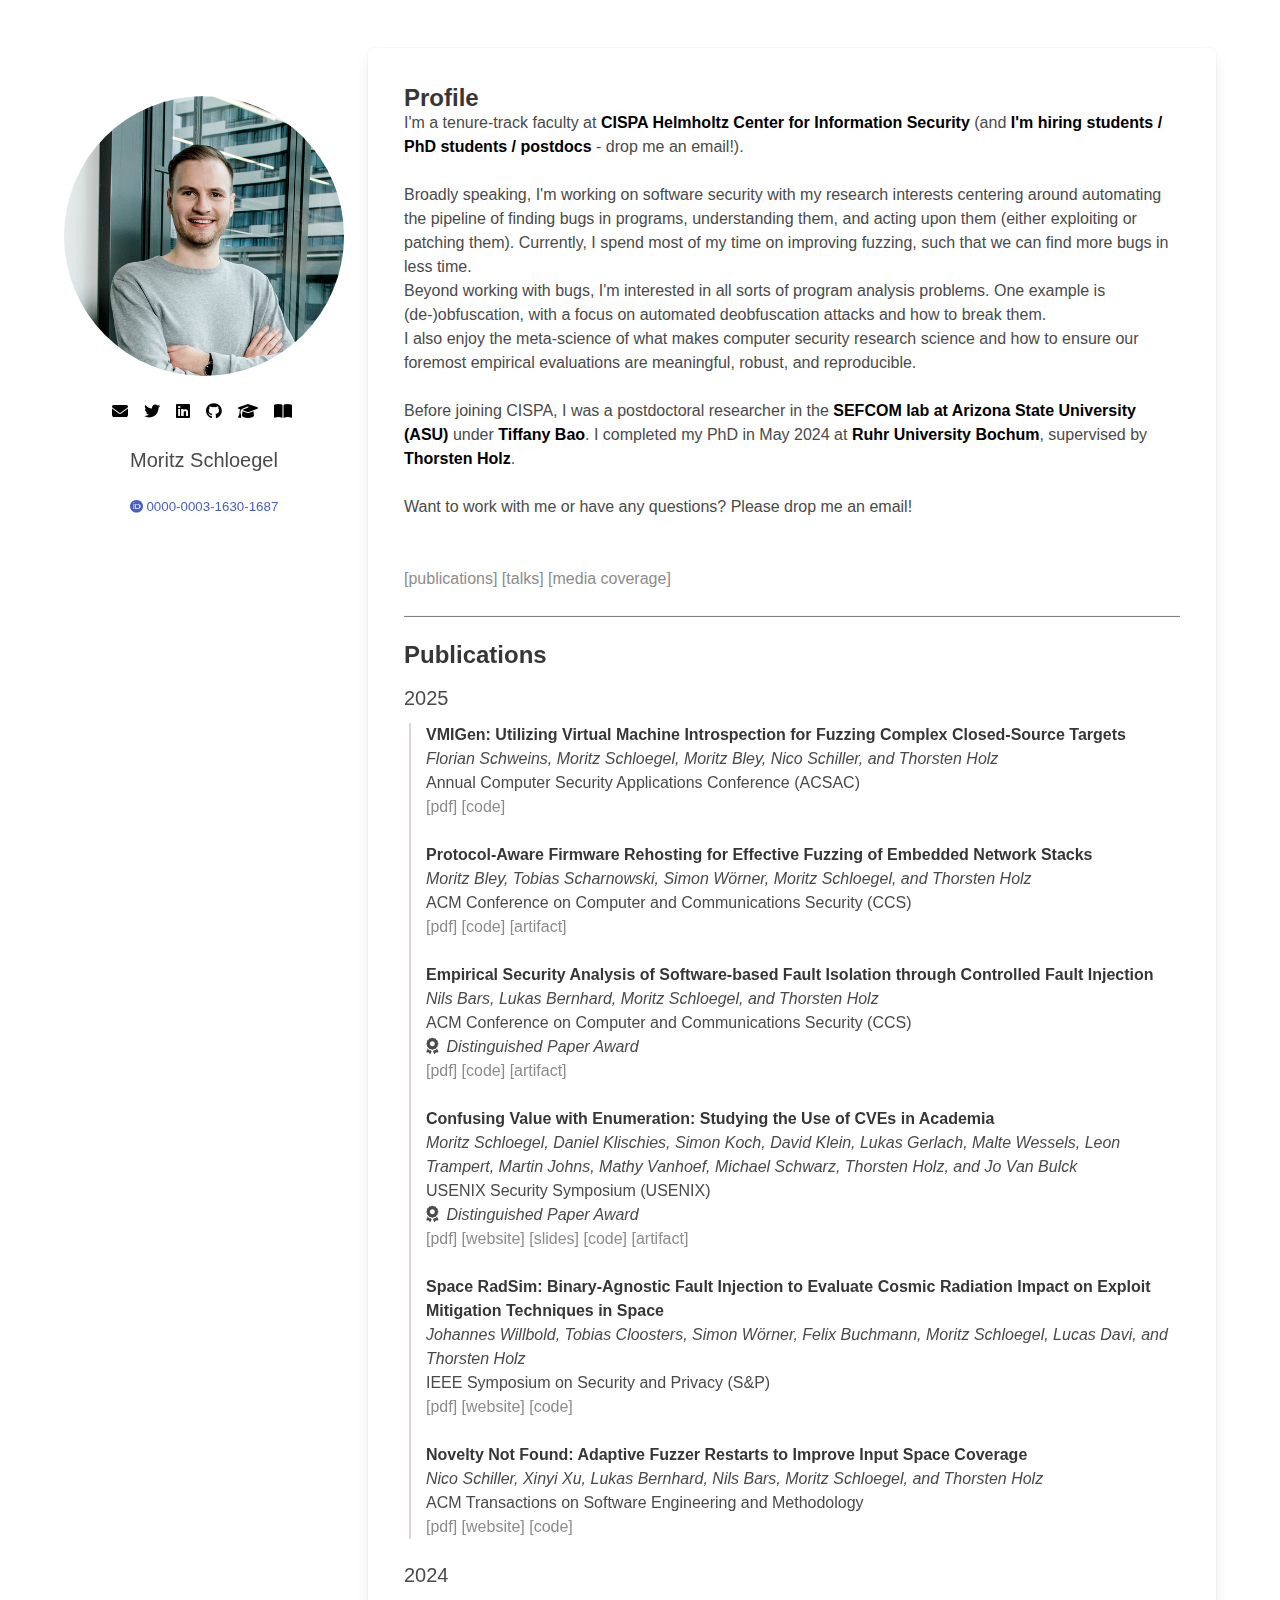
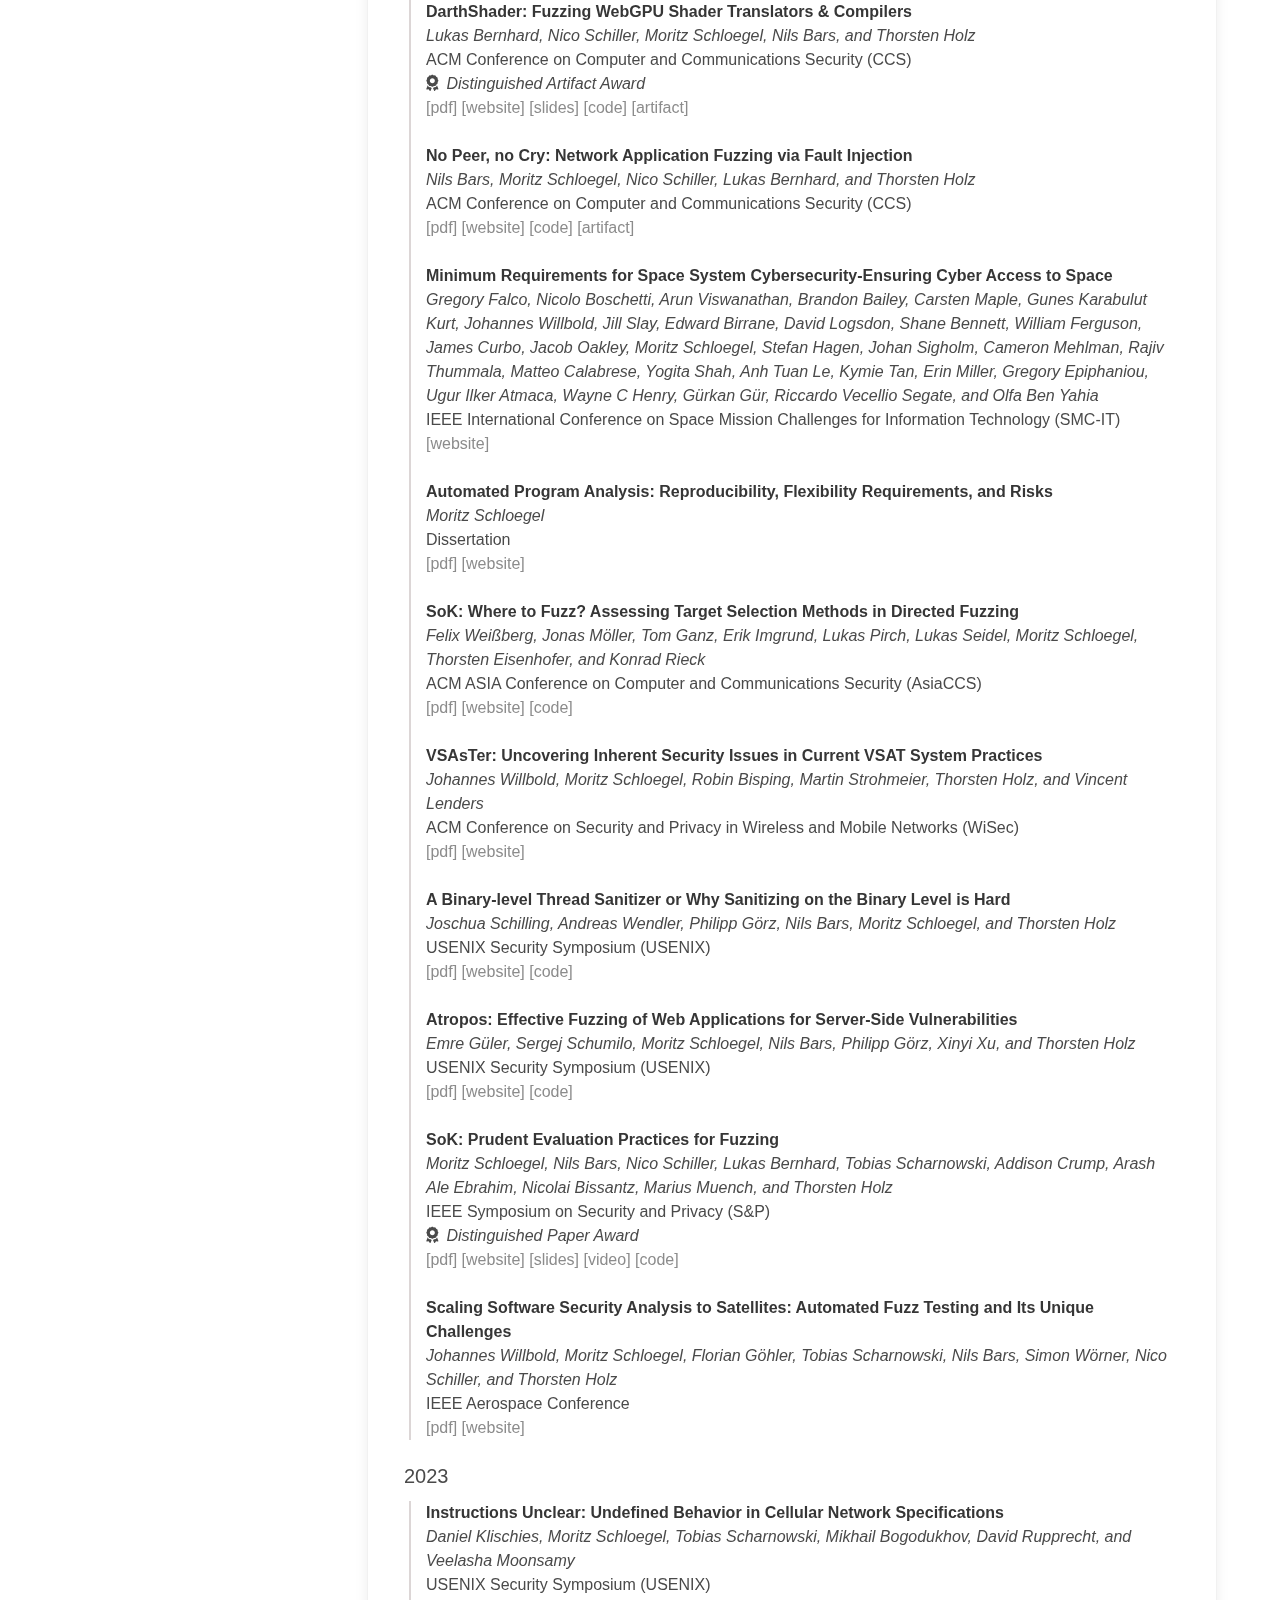
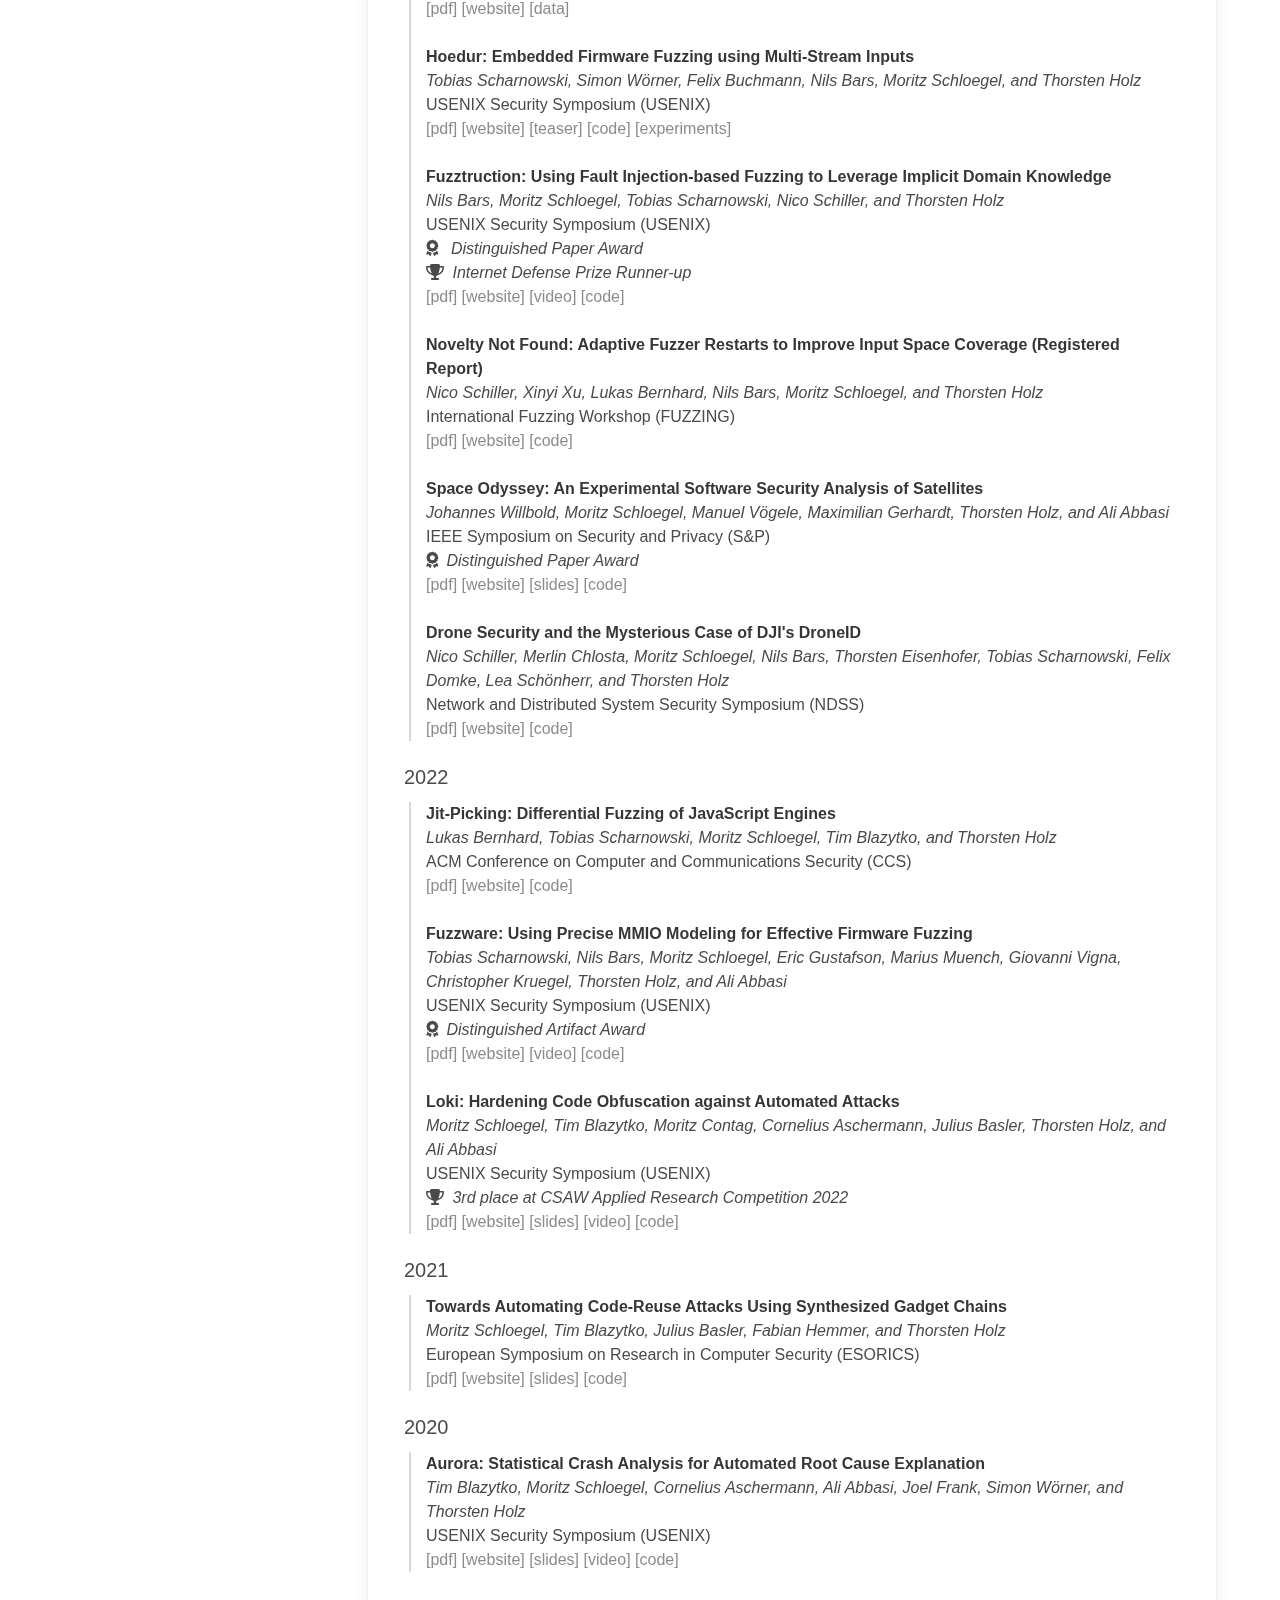
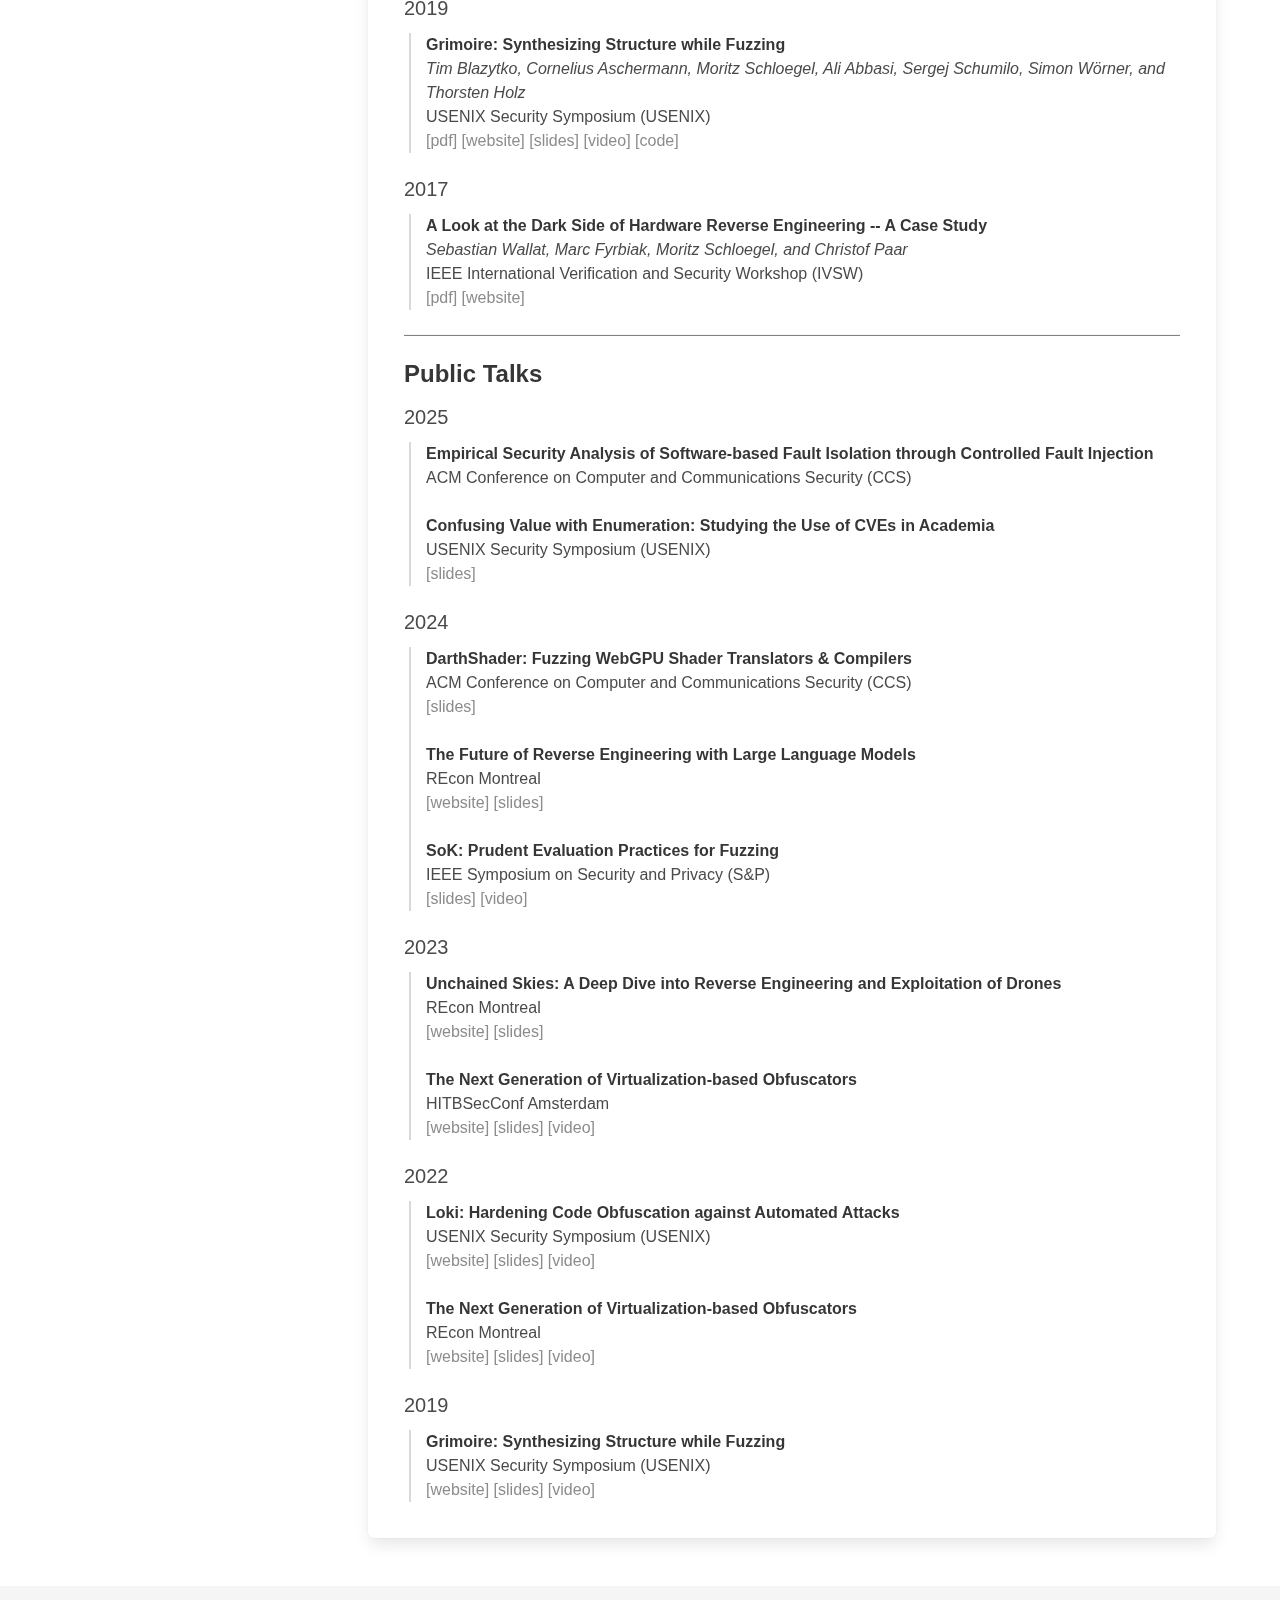
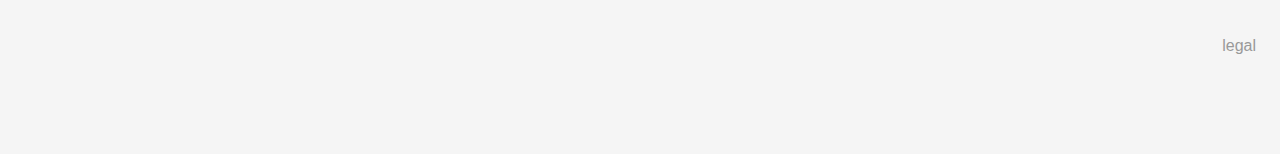
<file: index.html>
<!DOCTYPE html>
<html>
    <head>
        <meta charset="utf-8">
        <meta name="viewport" content="width=device-width, initial-scale=1">
        <meta name="description" content="Personal website of Moritz Schlögel">
        <title>Moritz Schloegel</title>
        <link rel="icon" href="assets/favicon.ico" type="image/x-icon">
        <!-- Bulma -->
        <link rel="stylesheet" href="assets/css/bulma.css">
        <!--fontawesome-->
        <link rel="stylesheet" href="assets/css/solid.min.css">
        <link rel="stylesheet" href="assets/css/brands.min.css">
        <link rel="stylesheet" href="assets/css/fontawesome.min.css">
        <!-- Bulma -->
        <link rel="stylesheet" href="assets/css/custom.css">
    </head>
    <body>
        <section class="section">
            <div class="container">
                <div class="columns">
                    <!-- sidebar -->
                    <div class="column is-narrow">
                        <div class="is-flex is-align-items-center is-flex-direction-column" style="position: -webkit-sticky; position: sticky; top: 0;">
                        <!-- image -->
                        <div class="block pt-6">
                            <figure class="image" style="width:280px">
                                <img class="is-rounded" src="assets/portrait.png">
                            </figure>
                        </div>
                        <!-- icons -->
                        <div class="block">
                            <nav class="level is-mobile">
                                <div class="level-item">
                                    <a style="color: black" href="mailto:moritz.schloegel@cispa.de"><i class="fa fa-envelope mr-1"></i></a>
                                </div>
                                <div class="level-item">
                                    <a style="color: black" href="https://bsky.app/profile/mu00d8.bsky.social"></i> <i class="fa-brands fa-twitter mr-1"></i></a>
                                </div>
                                <div class="level-item">
                                    <a style="color: black" href="https://linkedin.com/in/moritz-schloegel"></i> <i class="fa-brands fa-linkedin mr-1"></i></a>
                                </div>
                                <div class="level-item">
                                    <a style="color: black" href="https://github.com/mu00d8"></i> <i class="fa-brands fa-github mr-1"></i></a>
                                </div>
                                <div class="level-item">
                                    <a style="color: black" href="https://scholar.google.com/citations?user=7mj_0q8AAAAJ"><i class="fa fa-graduation-cap mr-1"></i></a>
                                </div>
                                <div class="level-item">
                                    <a style="color: black" href="https://dblp.org/pid/207/4015.html"><i class="fa fa-book-open mr-1"></i></a>
                                </div>
                            </nav>
                        </div>
                        <p class="subtitle">Moritz Schloegel</p>
                        <a href="https://orcid.org/0000-0003-1630-1687" style="font-size: smaller"><i class="fa-brands fa-orcid"></i> 0000-0003-1630-1687</a>
                        </div>
                    </div>

                    <div class="column">
                        <div class="box">
                            <div class="m-4">
                                <!-- Profile -->
                                <a id="profile" style="pointer-events: none; cursor: default;">
                                    <p class="title is-size-4">Profile</p>
                                </a>
                                    
                                    <p class="text">I'm a tenure-track faculty at <a href="https://cispa.de/en" target="_blank" style="color: #000000; " class="has-text-weight-semibold">CISPA Helmholtz Center for Information Security</a> (and <a href="mailto:moritz.schloegel@cispa.de" target="_blank" style="color: #000000; " class="has-text-weight-semibold">I'm hiring students / PhD students / postdocs</a> - drop me an email!).</p>
                                    
                                    <p class="text"><br />Broadly speaking, I'm working on software security with my research interests centering around automating the pipeline of finding bugs in programs, understanding them, and acting upon them (either exploiting or patching them). Currently, I spend most of my time on improving fuzzing, such that we can find more bugs in less time.</p>
                                    
                                    <p class="text">Beyond working with bugs, I'm interested in all sorts of program analysis problems. One example is (de-)obfuscation, with a focus on automated deobfuscation attacks and how to break them.</p>
                                    
                                    <p class="text">I also enjoy the meta-science of what makes computer security research science and how to ensure our foremost empirical evaluations are meaningful, robust, and reproducible.</p>
                                    
                                    <p class="text"><br />Before joining CISPA, I was a postdoctoral researcher in the <a href="https://sefcom.asu.edu" target="_blank" style="color: #000000; " class="has-text-weight-semibold">SEFCOM lab at Arizona State University (ASU)</a> under <a href="https://www.tiffanybao.com" target="_blank" style="color: #000000; " class="has-text-weight-semibold">Tiffany Bao</a>. I completed my PhD in May 2024 at <a href="https://ruhr-uni-bochum.de/en" target="_blank" style="color: #000000; " class="has-text-weight-semibold">Ruhr University Bochum</a>, supervised by <a href="https://www.mpg.de/24889235/security-and-privacy-holz" target="_blank" style="color: #000000; " class="has-text-weight-semibold">Thorsten Holz</a>.</p>
                                    
                                    <p class="text"><br />Want to work with me or have any questions? Please drop me an email!</p>
                                    

                                <br />
                                <br />
                                <block>
                                    <a style="color: #8c8c8c;" href="#publications">[publications]</a> <a style="color: #8c8c8c;" href="#talks">[talks]</a> <a style="color: #8c8c8c;" href="./media.html">[media coverage]</a>
                                </block>

                                <hr style="border-bottom: 1.1px solid">

                                <div class="container">
                                    <!-- Publications -->
                                    <a id="publications" style="pointer-events: none; cursor: default;">
                                        <h1 class="title is-size-4" style="margin-bottom: -6px">Publications</h1>
                                    </a>

                                    
                                    <block>
                                        <h1 class="subtitle pb-3 pt-5">2025</h1>
                                    </block>
                                    <div class="vertical_line">
                                        
                                        <div class="block" id="vmigen" >
                                            <div class="content">
                                                
                                                <a class="title is-size-6" href="paper/schweins2025vmigen.pdf">VMIGen: Utilizing Virtual Machine Introspection for Fuzzing Complex Closed-Source Targets</a><br />
                                                
                                                
                                                <em>Florian Schweins, Moritz Schloegel, Moritz Bley, Nico Schiller, and Thorsten Holz</em><br />
                                                
                                                Annual Computer Security Applications Conference (ACSAC) <br />
                                                
                                                
                                                
                                                <a class="pr-0" href="paper/schweins2025vmigen.pdf" style="color: #8c8c8c; ">[pdf]</a>
                                                
                                                <a class="pr-0" href="https://github.com/MPI-SysSec/VMIGen" style="color: #8c8c8c; ">[code]</a>
                                                
                                            </div>
                                        </div>
                                        
                                        <div class="block" id="pemu" >
                                            <div class="content">
                                                
                                                <a class="title is-size-6" href="paper/bley2025pemu.pdf">Protocol-Aware Firmware Rehosting for Effective Fuzzing of Embedded Network Stacks</a><br />
                                                
                                                
                                                <em>Moritz Bley, Tobias Scharnowski, Simon Wörner, Moritz Schloegel, and Thorsten Holz</em><br />
                                                
                                                ACM Conference on Computer and Communications Security (CCS) <br />
                                                
                                                
                                                
                                                <a class="pr-0" href="paper/bley2025pemu.pdf" style="color: #8c8c8c; ">[pdf]</a>
                                                
                                                <a class="pr-0" href="https://github.com/MPI-SysSec/pemu" style="color: #8c8c8c; ">[code]</a>
                                                
                                                <a class="pr-0" href="https://zenodo.org/records/17035985" style="color: #8c8c8c; ">[artifact]</a>
                                                
                                            </div>
                                        </div>
                                        
                                        <div class="block" id="sbxbrk" >
                                            <div class="content">
                                                
                                                <a class="title is-size-6" href="paper/bars2025sbxbrk.pdf">Empirical Security Analysis of Software-based Fault Isolation through Controlled Fault Injection</a><br />
                                                
                                                
                                                <em>Nils Bars, Lukas Bernhard, Moritz Schloegel, and Thorsten Holz</em><br />
                                                
                                                ACM Conference on Computer and Communications Security (CCS) <br />
                                                
                                                <i class="fa fa-award mr-1"></i> <em>Distinguished Paper Award</em> <br />
                                                
                                                
                                                
                                                <a class="pr-0" href="paper/bars2025sbxbrk.pdf" style="color: #8c8c8c; ">[pdf]</a>
                                                
                                                <a class="pr-0" href="https://github.com/SbxBrk" style="color: #8c8c8c; ">[code]</a>
                                                
                                                <a class="pr-0" href="https://zenodo.org/records/16994701" style="color: #8c8c8c; ">[artifact]</a>
                                                
                                            </div>
                                        </div>
                                        
                                        <div class="block" id="cveanalysis" >
                                            <div class="content">
                                                
                                                <a class="title is-size-6" href="https://www.usenix.org/conference/usenixsecurity25/presentation/schloegel">Confusing Value with Enumeration: Studying the Use of CVEs in Academia</a><br />
                                                
                                                
                                                <em>Moritz Schloegel, Daniel Klischies, Simon Koch, David Klein, Lukas Gerlach, Malte Wessels, Leon Trampert, Martin Johns, Mathy Vanhoef, Michael Schwarz, Thorsten Holz, and Jo Van Bulck</em><br />
                                                
                                                USENIX Security Symposium (USENIX) <br />
                                                
                                                <i class="fa fa-award mr-1"></i> <em>Distinguished Paper Award</em> <br />
                                                
                                                
                                                
                                                <a class="pr-0" href="paper/schloegel2025cveanalysis.pdf" style="color: #8c8c8c; ">[pdf]</a>
                                                
                                                <a class="pr-0" href="https://www.usenix.org/conference/usenixsecurity25/presentation/schloegel" style="color: #8c8c8c; ">[website]</a>
                                                
                                                <a class="pr-0" href="slides/slides_usenix25_cve_analysis.pdf" style="color: #8c8c8c; ">[slides]</a>
                                                
                                                <a class="pr-0" href="https://github.com/mu00d8/cves_in_academia" style="color: #8c8c8c; ">[code]</a>
                                                
                                                <a class="pr-0" href="https://doi.org/10.5281/zenodo.15611161" style="color: #8c8c8c; ">[artifact]</a>
                                                
                                            </div>
                                        </div>
                                        
                                        <div class="block" id="radsim" >
                                            <div class="content">
                                                
                                                <a class="title is-size-6" href="https://doi.ieeecomputersociety.org/10.1109/SP61157.2025.00139">Space RadSim: Binary-Agnostic Fault Injection to Evaluate Cosmic Radiation Impact on Exploit Mitigation Techniques in Space</a><br />
                                                
                                                
                                                <em>Johannes Willbold, Tobias Cloosters, Simon Wörner, Felix Buchmann, Moritz Schloegel, Lucas Davi, and Thorsten Holz</em><br />
                                                
                                                IEEE Symposium on Security and Privacy (S&P) <br />
                                                
                                                
                                                
                                                <a class="pr-0" href="paper/willbold2025radsim.pdf" style="color: #8c8c8c; ">[pdf]</a>
                                                
                                                <a class="pr-0" href="https://doi.ieeecomputersociety.org/10.1109/SP61157.2025.00139" style="color: #8c8c8c; ">[website]</a>
                                                
                                                <a class="pr-0" href="https://github.com/CISPA-SysSec/space-radsim" style="color: #8c8c8c; ">[code]</a>
                                                
                                            </div>
                                        </div>
                                        
                                        <div class="block" id="fuzzer-restarts" >
                                            <div class="content">
                                                
                                                <a class="title is-size-6" href="https://dl.acm.org/doi/10.1145/3712186">Novelty Not Found: Adaptive Fuzzer Restarts to Improve Input Space Coverage</a><br />
                                                
                                                
                                                <em>Nico Schiller, Xinyi Xu, Lukas Bernhard, Nils Bars, Moritz Schloegel, and Thorsten Holz</em><br />
                                                
                                                ACM Transactions on Software Engineering and Methodology <br />
                                                
                                                
                                                
                                                <a class="pr-0" href="paper/schiller2025fuzzerrestarts.pdf" style="color: #8c8c8c; ">[pdf]</a>
                                                
                                                <a class="pr-0" href="https://dl.acm.org/doi/10.1145/3712186" style="color: #8c8c8c; ">[website]</a>
                                                
                                                <a class="pr-0" href="https://github.com/CISPA-SysSec/fuzzing-restarts" style="color: #8c8c8c; ">[code]</a>
                                                
                                            </div>
                                        </div>
                                        
                                    </div>
                                    
                                    <block>
                                        <h1 class="subtitle pb-3 pt-5">2024</h1>
                                    </block>
                                    <div class="vertical_line">
                                        
                                        <div class="block" id="darthshader" >
                                            <div class="content">
                                                
                                                <a class="title is-size-6" href="https://dl.acm.org/doi/10.1145/3658644.3690209">DarthShader: Fuzzing WebGPU Shader Translators & Compilers</a><br />
                                                
                                                
                                                <em>Lukas Bernhard, Nico Schiller, Moritz Schloegel, Nils Bars, and Thorsten Holz</em><br />
                                                
                                                ACM Conference on Computer and Communications Security (CCS) <br />
                                                
                                                <i class="fa fa-award mr-1"></i> <em>Distinguished Artifact Award</em> <br />
                                                
                                                
                                                
                                                <a class="pr-0" href="paper/bernhard2024darthshader.pdf" style="color: #8c8c8c; ">[pdf]</a>
                                                
                                                <a class="pr-0" href="https://dl.acm.org/doi/10.1145/3658644.3690209" style="color: #8c8c8c; ">[website]</a>
                                                
                                                <a class="pr-0" href="slides/slides_ccs2024_darthshader.pdf" style="color: #8c8c8c; ">[slides]</a>
                                                
                                                <a class="pr-0" href="https://github.com/wgslfuzz/darthshader" style="color: #8c8c8c; ">[code]</a>
                                                
                                                <a class="pr-0" href="https://doi.org/10.5281/zenodo.13302737" style="color: #8c8c8c; ">[artifact]</a>
                                                
                                            </div>
                                        </div>
                                        
                                        <div class="block" id="fuzztruction-net" >
                                            <div class="content">
                                                
                                                <a class="title is-size-6" href="https://dl.acm.org/doi/10.1145/3658644.3690274">No Peer, no Cry: Network Application Fuzzing via Fault Injection</a><br />
                                                
                                                
                                                <em>Nils Bars, Moritz Schloegel, Nico Schiller, Lukas Bernhard, and Thorsten Holz</em><br />
                                                
                                                ACM Conference on Computer and Communications Security (CCS) <br />
                                                
                                                
                                                
                                                <a class="pr-0" href="paper/bars2024fuzztructionnet.pdf" style="color: #8c8c8c; ">[pdf]</a>
                                                
                                                <a class="pr-0" href="https://dl.acm.org/doi/10.1145/3658644.3690274" style="color: #8c8c8c; ">[website]</a>
                                                
                                                <a class="pr-0" href="https://github.com/fuzztruction/fuzztruction-net" style="color: #8c8c8c; ">[code]</a>
                                                
                                                <a class="pr-0" href="https://doi.org/10.5281/zenodo.13768119" style="color: #8c8c8c; ">[artifact]</a>
                                                
                                            </div>
                                        </div>
                                        
                                        <div class="block" id="space-requirements" >
                                            <div class="content">
                                                
                                                <a class="title is-size-6" href="https://ieeexplore.ieee.org/document/10795027">Minimum Requirements for Space System Cybersecurity-Ensuring Cyber Access to Space</a><br />
                                                
                                                
                                                <em>Gregory Falco, Nicolo Boschetti, Arun Viswanathan, Brandon Bailey, Carsten Maple, Gunes Karabulut Kurt, Johannes Willbold, Jill Slay, Edward Birrane, David Logsdon, Shane Bennett, William Ferguson, James Curbo, Jacob Oakley, Moritz Schloegel, Stefan Hagen, Johan Sigholm, Cameron Mehlman, Rajiv Thummala, Matteo Calabrese, Yogita Shah, Anh Tuan Le, Kymie Tan, Erin Miller, Gregory Epiphaniou, Ugur Ilker Atmaca, Wayne C Henry, Gürkan Gür, Riccardo Vecellio Segate, and Olfa Ben Yahia</em><br />
                                                
                                                IEEE International Conference on Space Mission Challenges for Information Technology (SMC-IT) <br />
                                                
                                                
                                                
                                                <a class="pr-0" href="https://ieeexplore.ieee.org/document/10795027" style="color: #8c8c8c; ">[website]</a>
                                                
                                            </div>
                                        </div>
                                        
                                        <div class="block" id="dissertation" >
                                            <div class="content">
                                                
                                                <a class="title is-size-6" href="https://hss-opus.ub.ruhr-uni-bochum.de/opus4/frontdoor/index/index/docId/12651">Automated Program Analysis: Reproducibility, Flexibility Requirements, and Risks</a><br />
                                                
                                                
                                                <em>Moritz Schloegel</em><br />
                                                
                                                Dissertation <br />
                                                
                                                
                                                
                                                <a class="pr-0" href="paper/schloegel2024dissertation.pdf" style="color: #8c8c8c; ">[pdf]</a>
                                                
                                                <a class="pr-0" href="https://hss-opus.ub.ruhr-uni-bochum.de/opus4/frontdoor/index/index/docId/12651" style="color: #8c8c8c; ">[website]</a>
                                                
                                            </div>
                                        </div>
                                        
                                        <div class="block" id="sok-target-selection" >
                                            <div class="content">
                                                
                                                <a class="title is-size-6" href="https://dl.acm.org/doi/10.1145/3634737.3661141">SoK: Where to Fuzz? Assessing Target Selection Methods in Directed Fuzzing</a><br />
                                                
                                                
                                                <em>Felix Weißberg, Jonas Möller, Tom Ganz, Erik Imgrund, Lukas Pirch, Lukas Seidel, Moritz Schloegel, Thorsten Eisenhofer, and Konrad Rieck</em><br />
                                                
                                                ACM ASIA Conference on Computer and Communications Security (AsiaCCS) <br />
                                                
                                                
                                                
                                                <a class="pr-0" href="paper/weissberg2024soktargetselection.pdf" style="color: #8c8c8c; ">[pdf]</a>
                                                
                                                <a class="pr-0" href="https://dl.acm.org/doi/10.1145/3634737.3661141" style="color: #8c8c8c; ">[website]</a>
                                                
                                                <a class="pr-0" href="https://github.com/wsbrg/crashminer" style="color: #8c8c8c; ">[code]</a>
                                                
                                            </div>
                                        </div>
                                        
                                        <div class="block" id="vsaster" >
                                            <div class="content">
                                                
                                                <a class="title is-size-6" href="https://dl.acm.org/doi/10.1145/3643833.3656139">VSAsTer: Uncovering Inherent Security Issues in Current VSAT System Practices</a><br />
                                                
                                                
                                                <em>Johannes Willbold, Moritz Schloegel, Robin Bisping, Martin Strohmeier, Thorsten Holz, and Vincent Lenders</em><br />
                                                
                                                ACM Conference on Security and Privacy in Wireless and Mobile Networks (WiSec) <br />
                                                
                                                
                                                
                                                <a class="pr-0" href="paper/willbold2024vsaster.pdf" style="color: #8c8c8c; ">[pdf]</a>
                                                
                                                <a class="pr-0" href="https://dl.acm.org/doi/10.1145/3643833.3656139" style="color: #8c8c8c; ">[website]</a>
                                                
                                            </div>
                                        </div>
                                        
                                        <div class="block" id="bintsan" >
                                            <div class="content">
                                                
                                                <a class="title is-size-6" href="https://www.usenix.org/conference/usenixsecurity24/presentation/schilling">A Binary-level Thread Sanitizer or Why Sanitizing on the Binary Level is Hard</a><br />
                                                
                                                
                                                <em>Joschua Schilling, Andreas Wendler, Philipp Görz, Nils Bars, Moritz Schloegel, and Thorsten Holz</em><br />
                                                
                                                USENIX Security Symposium (USENIX) <br />
                                                
                                                
                                                
                                                <a class="pr-0" href="paper/schilling2024bintsan.pdf" style="color: #8c8c8c; ">[pdf]</a>
                                                
                                                <a class="pr-0" href="https://www.usenix.org/conference/usenixsecurity24/presentation/schilling" style="color: #8c8c8c; ">[website]</a>
                                                
                                                <a class="pr-0" href="https://github.com/CISPA-SysSec/binary-tsan" style="color: #8c8c8c; ">[code]</a>
                                                
                                            </div>
                                        </div>
                                        
                                        <div class="block" id="atropos" >
                                            <div class="content">
                                                
                                                <a class="title is-size-6" href="https://www.usenix.org/conference/usenixsecurity24/presentation/g%C3%BCler">Atropos: Effective Fuzzing of Web Applications for Server-Side Vulnerabilities</a><br />
                                                
                                                
                                                <em>Emre Güler, Sergej Schumilo, Moritz Schloegel, Nils Bars, Philipp Görz, Xinyi Xu, and Thorsten Holz</em><br />
                                                
                                                USENIX Security Symposium (USENIX) <br />
                                                
                                                
                                                
                                                <a class="pr-0" href="paper/gueler2024atropos.pdf" style="color: #8c8c8c; ">[pdf]</a>
                                                
                                                <a class="pr-0" href="https://www.usenix.org/conference/usenixsecurity24/presentation/g%C3%BCler" style="color: #8c8c8c; ">[website]</a>
                                                
                                                <a class="pr-0" href="https://github.com/CISPA-Syssec/atropos-legacy" style="color: #8c8c8c; ">[code]</a>
                                                
                                            </div>
                                        </div>
                                        
                                        <div class="block" id="sok-fuzz-evals" >
                                            <div class="content">
                                                
                                                <a class="title is-size-6" href="https://www.computer.org/csdl/proceedings-article/sp/2024/313000a137/1Ub23V26Svm">SoK: Prudent Evaluation Practices for Fuzzing</a><br />
                                                
                                                
                                                <em>Moritz Schloegel, Nils Bars, Nico Schiller, Lukas Bernhard, Tobias Scharnowski, Addison Crump, Arash Ale Ebrahim, Nicolai Bissantz, Marius Muench, and Thorsten Holz</em><br />
                                                
                                                IEEE Symposium on Security and Privacy (S&P) <br />
                                                
                                                <i class="fa fa-award mr-1"></i> <em>Distinguished Paper Award</em> <br />
                                                
                                                
                                                
                                                <a class="pr-0" href="paper/schloegel2024sokfuzzevals.pdf" style="color: #8c8c8c; ">[pdf]</a>
                                                
                                                <a class="pr-0" href="https://www.computer.org/csdl/proceedings-article/sp/2024/313000a137/1Ub23V26Svm" style="color: #8c8c8c; ">[website]</a>
                                                
                                                <a class="pr-0" href="slides/slides_sp24_sokfuzzevals.pdf" style="color: #8c8c8c; ">[slides]</a>
                                                
                                                <a class="pr-0" href="https://www.youtube.com/watch?v=Yaar_xKxr_Y" style="color: #8c8c8c; ">[video]</a>
                                                
                                                <a class="pr-0" href="https://github.com/fuzz-evaluator" style="color: #8c8c8c; ">[code]</a>
                                                
                                            </div>
                                        </div>
                                        
                                        <div class="block" id="satellite-fuzzing" >
                                            <div class="content">
                                                
                                                <a class="title is-size-6" href="https://ieeexplore.ieee.org/document/10521316">Scaling Software Security Analysis to Satellites: Automated Fuzz Testing and Its Unique Challenges</a><br />
                                                
                                                
                                                <em>Johannes Willbold, Moritz Schloegel, Florian Göhler, Tobias Scharnowski, Nils Bars, Simon Wörner, Nico Schiller, and Thorsten Holz</em><br />
                                                
                                                IEEE Aerospace Conference <br />
                                                
                                                
                                                
                                                <a class="pr-0" href="paper/willbold2024satellitefuzzing.pdf" style="color: #8c8c8c; ">[pdf]</a>
                                                
                                                <a class="pr-0" href="https://ieeexplore.ieee.org/document/10521316" style="color: #8c8c8c; ">[website]</a>
                                                
                                            </div>
                                        </div>
                                        
                                    </div>
                                    
                                    <block>
                                        <h1 class="subtitle pb-3 pt-5">2023</h1>
                                    </block>
                                    <div class="vertical_line">
                                        
                                        <div class="block" id="ub-specifications" >
                                            <div class="content">
                                                
                                                <a class="title is-size-6" href="https://www.usenix.org/conference/usenixsecurity23/presentation/klischies">Instructions Unclear: Undefined Behavior in Cellular Network Specifications</a><br />
                                                
                                                
                                                <em>Daniel Klischies, Moritz Schloegel, Tobias Scharnowski, Mikhail Bogodukhov, David Rupprecht, and Veelasha Moonsamy</em><br />
                                                
                                                USENIX Security Symposium (USENIX) <br />
                                                
                                                
                                                
                                                <a class="pr-0" href="paper/klischies2023undefinedbehaviour.pdf" style="color: #8c8c8c; ">[pdf]</a>
                                                
                                                <a class="pr-0" href="https://www.usenix.org/conference/usenixsecurity23/presentation/klischies" style="color: #8c8c8c; ">[website]</a>
                                                
                                                <a class="pr-0" href="https://zenodo.org/record/8013704" style="color: #8c8c8c; ">[data]</a>
                                                
                                            </div>
                                        </div>
                                        
                                        <div class="block" id="hoedur" >
                                            <div class="content">
                                                
                                                <a class="title is-size-6" href="https://www.usenix.org/conference/usenixsecurity23/presentation/scharnowski">Hoedur: Embedded Firmware Fuzzing using Multi-Stream Inputs</a><br />
                                                
                                                
                                                <em>Tobias Scharnowski, Simon Wörner, Felix Buchmann, Nils Bars, Moritz Schloegel, and Thorsten Holz</em><br />
                                                
                                                USENIX Security Symposium (USENIX) <br />
                                                
                                                
                                                
                                                <a class="pr-0" href="paper/scharnowski2023hoedur.pdf" style="color: #8c8c8c; ">[pdf]</a>
                                                
                                                <a class="pr-0" href="https://www.usenix.org/conference/usenixsecurity23/presentation/scharnowski" style="color: #8c8c8c; ">[website]</a>
                                                
                                                <a class="pr-0" href="videos/teaser-hoedur.mp4" style="color: #8c8c8c; ">[teaser]</a>
                                                
                                                <a class="pr-0" href="https://github.com/fuzzware-fuzzer/hoedur" style="color: #8c8c8c; ">[code]</a>
                                                
                                                <a class="pr-0" href="https://github.com/fuzzware-fuzzer/hoedur-experiments" style="color: #8c8c8c; ">[experiments]</a>
                                                
                                            </div>
                                        </div>
                                        
                                        <div class="block" id="fuzztruction" >
                                            <div class="content">
                                                
                                                <a class="title is-size-6" href="https://www.usenix.org/conference/usenixsecurity23/presentation/bars">Fuzztruction: Using Fault Injection-based Fuzzing to Leverage Implicit Domain Knowledge</a><br />
                                                
                                                
                                                <em>Nils Bars, Moritz Schloegel, Tobias Scharnowski, Nico Schiller, and Thorsten Holz</em><br />
                                                
                                                USENIX Security Symposium (USENIX) <br />
                                                
                                                <i class="fa fa-award mr-1"></i> <em>&nbsp;Distinguished Paper Award</em> <br />
                                                
                                                
                                                <i class="fa fa-trophy mr-1"></i> <em>Internet Defense Prize Runner-up</em> <br />
                                                
                                                
                                                <a class="pr-0" href="paper/bars2023fuzztruction.pdf" style="color: #8c8c8c; ">[pdf]</a>
                                                
                                                <a class="pr-0" href="https://www.usenix.org/conference/usenixsecurity23/presentation/bars" style="color: #8c8c8c; ">[website]</a>
                                                
                                                <a class="pr-0" href="https://www.youtube.com/watch?v=WWWvWVS9ZHc" style="color: #8c8c8c; ">[video]</a>
                                                
                                                <a class="pr-0" href="https://github.com/fuzztruction/fuzztruction" style="color: #8c8c8c; ">[code]</a>
                                                
                                            </div>
                                        </div>
                                        
                                        <div class="block" id="fuzzer-restarts-report" >
                                            <div class="content">
                                                
                                                <a class="title is-size-6" href="https://dl.acm.org/doi/10.1145/3605157.3605171">Novelty Not Found: Adaptive Fuzzer Restarts to Improve Input Space Coverage (Registered Report)</a><br />
                                                
                                                
                                                <em>Nico Schiller, Xinyi Xu, Lukas Bernhard, Nils Bars, Moritz Schloegel, and Thorsten Holz</em><br />
                                                
                                                International Fuzzing Workshop (FUZZING) <br />
                                                
                                                
                                                
                                                <a class="pr-0" href="paper/schiller2023fuzzerrestarts.pdf" style="color: #8c8c8c; ">[pdf]</a>
                                                
                                                <a class="pr-0" href="https://dl.acm.org/doi/10.1145/3605157.3605171" style="color: #8c8c8c; ">[website]</a>
                                                
                                                <a class="pr-0" href="https://github.com/CISPA-SysSec/fuzzing-restarts" style="color: #8c8c8c; ">[code]</a>
                                                
                                            </div>
                                        </div>
                                        
                                        <div class="block" id="space-odyssey" >
                                            <div class="content">
                                                
                                                <a class="title is-size-6" href="https://ieeexplore.ieee.org/document/10351029">Space Odyssey: An Experimental Software Security Analysis of Satellites</a><br />
                                                
                                                
                                                <em>Johannes Willbold, Moritz Schloegel, Manuel Vögele, Maximilian Gerhardt, Thorsten Holz, and Ali Abbasi</em><br />
                                                
                                                IEEE Symposium on Security and Privacy (S&P) <br />
                                                
                                                <i class="fa fa-award mr-1"></i> <em>Distinguished Paper Award</em> <br />
                                                
                                                
                                                
                                                <a class="pr-0" href="paper/willbold2023spaceodyssey.pdf" style="color: #8c8c8c; ">[pdf]</a>
                                                
                                                <a class="pr-0" href="https://ieeexplore.ieee.org/document/10351029" style="color: #8c8c8c; ">[website]</a>
                                                
                                                <a class="pr-0" href="https://jwillbold.com/assets/slides/ieee-sp-23-space-odyssey-jwillbold.pdf" style="color: #8c8c8c; ">[slides]</a>
                                                
                                                <a class="pr-0" href="https://github.com/CISPA-SysSec/SpaceOdyssey-QEMU-AVR32" style="color: #8c8c8c; ">[code]</a>
                                                
                                            </div>
                                        </div>
                                        
                                        <div class="block" id="dronesec" >
                                            <div class="content">
                                                
                                                <a class="title is-size-6" href="https://www.ndss-symposium.org/ndss-paper/drone-security-and-the-mysterious-case-of-djis-droneid/">Drone Security and the Mysterious Case of DJI's DroneID</a><br />
                                                
                                                
                                                <em>Nico Schiller, Merlin Chlosta, Moritz Schloegel, Nils Bars, Thorsten Eisenhofer, Tobias Scharnowski, Felix Domke, Lea Schönherr, and Thorsten Holz</em><br />
                                                
                                                Network and Distributed System Security Symposium (NDSS) <br />
                                                
                                                
                                                
                                                <a class="pr-0" href="paper/schiller2023dronesecurity.pdf" style="color: #8c8c8c; ">[pdf]</a>
                                                
                                                <a class="pr-0" href="https://www.ndss-symposium.org/ndss-paper/drone-security-and-the-mysterious-case-of-djis-droneid/" style="color: #8c8c8c; ">[website]</a>
                                                
                                                <a class="pr-0" href="https://github.com/RUB-SysSec/DroneSecurity" style="color: #8c8c8c; ">[code]</a>
                                                
                                            </div>
                                        </div>
                                        
                                    </div>
                                    
                                    <block>
                                        <h1 class="subtitle pb-3 pt-5">2022</h1>
                                    </block>
                                    <div class="vertical_line">
                                        
                                        <div class="block" id="jit-picking" >
                                            <div class="content">
                                                
                                                <a class="title is-size-6" href="https://doi.acm.org/?doi=3548606.3560624">Jit-Picking: Differential Fuzzing of JavaScript Engines</a><br />
                                                
                                                
                                                <em>Lukas Bernhard, Tobias Scharnowski, Moritz Schloegel, Tim Blazytko, and Thorsten Holz</em><br />
                                                
                                                ACM Conference on Computer and Communications Security (CCS) <br />
                                                
                                                
                                                
                                                <a class="pr-0" href="paper/bernhard2022jitpicking.pdf" style="color: #8c8c8c; ">[pdf]</a>
                                                
                                                <a class="pr-0" href="https://doi.acm.org/?doi=3548606.3560624" style="color: #8c8c8c; ">[website]</a>
                                                
                                                <a class="pr-0" href="https://github.com/RUB-SysSec/JIT-Picker" style="color: #8c8c8c; ">[code]</a>
                                                
                                            </div>
                                        </div>
                                        
                                        <div class="block" id="fuzzware" >
                                            <div class="content">
                                                
                                                <a class="title is-size-6" href="https://www.usenix.org/conference/usenixsecurity22/presentation/scharnowski">Fuzzware: Using Precise MMIO Modeling for Effective Firmware Fuzzing</a><br />
                                                
                                                
                                                <em>Tobias Scharnowski, Nils Bars, Moritz Schloegel, Eric Gustafson, Marius Muench, Giovanni Vigna, Christopher Kruegel, Thorsten Holz, and Ali Abbasi</em><br />
                                                
                                                USENIX Security Symposium (USENIX) <br />
                                                
                                                <i class="fa fa-award mr-1"></i> <em>Distinguished Artifact Award</em> <br />
                                                
                                                
                                                
                                                <a class="pr-0" href="paper/scharnowski2022fuzzware.pdf" style="color: #8c8c8c; ">[pdf]</a>
                                                
                                                <a class="pr-0" href="https://www.usenix.org/conference/usenixsecurity22/presentation/scharnowski" style="color: #8c8c8c; ">[website]</a>
                                                
                                                <a class="pr-0" href="https://www.youtube.com/watch?v=GBqW5u-0DkI" style="color: #8c8c8c; ">[video]</a>
                                                
                                                <a class="pr-0" href="https://github.com/fuzzware-fuzzer/fuzzware" style="color: #8c8c8c; ">[code]</a>
                                                
                                            </div>
                                        </div>
                                        
                                        <div class="block" id="loki" >
                                            <div class="content">
                                                
                                                <a class="title is-size-6" href="https://www.usenix.org/conference/usenixsecurity22/presentation/schloegel">Loki: Hardening Code Obfuscation against Automated Attacks</a><br />
                                                
                                                
                                                <em>Moritz Schloegel, Tim Blazytko, Moritz Contag, Cornelius Aschermann, Julius Basler, Thorsten Holz, and Ali Abbasi</em><br />
                                                
                                                USENIX Security Symposium (USENIX) <br />
                                                
                                                
                                                <i class="fa fa-trophy mr-1"></i> <em>3rd place at CSAW Applied Research Competition 2022</em> <br />
                                                
                                                
                                                <a class="pr-0" href="paper/schloegel2022loki.pdf" style="color: #8c8c8c; ">[pdf]</a>
                                                
                                                <a class="pr-0" href="https://www.usenix.org/conference/usenixsecurity22/presentation/schloegel" style="color: #8c8c8c; ">[website]</a>
                                                
                                                <a class="pr-0" href="slides/slides_loki.pdf" style="color: #8c8c8c; ">[slides]</a>
                                                
                                                <a class="pr-0" href="https://www.youtube.com/watch?v=vurLTQVMWnE" style="color: #8c8c8c; ">[video]</a>
                                                
                                                <a class="pr-0" href="https://github.com/RUB-SysSec/loki" style="color: #8c8c8c; ">[code]</a>
                                                
                                            </div>
                                        </div>
                                        
                                    </div>
                                    
                                    <block>
                                        <h1 class="subtitle pb-3 pt-5">2021</h1>
                                    </block>
                                    <div class="vertical_line">
                                        
                                        <div class="block" id="sgc" >
                                            <div class="content">
                                                
                                                <a class="title is-size-6" href="https://link.springer.com/chapter/10.1007/978-3-030-88418-5_11">Towards Automating Code-Reuse Attacks Using Synthesized Gadget Chains</a><br />
                                                
                                                
                                                <em>Moritz Schloegel, Tim Blazytko, Julius Basler, Fabian Hemmer, and Thorsten Holz</em><br />
                                                
                                                European Symposium on Research in Computer Security (ESORICS) <br />
                                                
                                                
                                                
                                                <a class="pr-0" href="paper/schloegel2021sgc.pdf" style="color: #8c8c8c; ">[pdf]</a>
                                                
                                                <a class="pr-0" href="https://link.springer.com/chapter/10.1007/978-3-030-88418-5_11" style="color: #8c8c8c; ">[website]</a>
                                                
                                                <a class="pr-0" href="slides/slides_sgc.pdf" style="color: #8c8c8c; ">[slides]</a>
                                                
                                                <a class="pr-0" href="https://github.com/RUB-SysSec/gadget_synthesis" style="color: #8c8c8c; ">[code]</a>
                                                
                                            </div>
                                        </div>
                                        
                                    </div>
                                    
                                    <block>
                                        <h1 class="subtitle pb-3 pt-5">2020</h1>
                                    </block>
                                    <div class="vertical_line">
                                        
                                        <div class="block" id="aurora" >
                                            <div class="content">
                                                
                                                <a class="title is-size-6" href="https://www.usenix.org/conference/usenixsecurity20/presentation/blazytko">Aurora: Statistical Crash Analysis for Automated Root Cause Explanation</a><br />
                                                
                                                
                                                <em>Tim Blazytko, Moritz Schloegel, Cornelius Aschermann, Ali Abbasi, Joel Frank, Simon Wörner, and Thorsten Holz</em><br />
                                                
                                                USENIX Security Symposium (USENIX) <br />
                                                
                                                
                                                
                                                <a class="pr-0" href="paper/blazytko2020aurora.pdf" style="color: #8c8c8c; ">[pdf]</a>
                                                
                                                <a class="pr-0" href="https://www.usenix.org/conference/usenixsecurity20/presentation/blazytko" style="color: #8c8c8c; ">[website]</a>
                                                
                                                <a class="pr-0" href="https://www.usenix.org/system/files/sec20_slides_blazytko.pdf" style="color: #8c8c8c; ">[slides]</a>
                                                
                                                <a class="pr-0" href="https://www.youtube.com/watch?v=kSoOAbGq29o" style="color: #8c8c8c; ">[video]</a>
                                                
                                                <a class="pr-0" href="https://github.com/RUB-SysSec/aurora" style="color: #8c8c8c; ">[code]</a>
                                                
                                            </div>
                                        </div>
                                        
                                    </div>
                                    
                                    <block>
                                        <h1 class="subtitle pb-3 pt-5">2019</h1>
                                    </block>
                                    <div class="vertical_line">
                                        
                                        <div class="block" id="grimoire" >
                                            <div class="content">
                                                
                                                <a class="title is-size-6" href="https://www.usenix.org/conference/usenixsecurity19/presentation/blazytko">Grimoire: Synthesizing Structure while Fuzzing</a><br />
                                                
                                                
                                                <em>Tim Blazytko, Cornelius Aschermann, Moritz Schloegel, Ali Abbasi, Sergej Schumilo, Simon Wörner, and Thorsten Holz</em><br />
                                                
                                                USENIX Security Symposium (USENIX) <br />
                                                
                                                
                                                
                                                <a class="pr-0" href="paper/blazytko2019grimoire.pdf" style="color: #8c8c8c; ">[pdf]</a>
                                                
                                                <a class="pr-0" href="https://www.usenix.org/conference/usenixsecurity19/presentation/blazytko" style="color: #8c8c8c; ">[website]</a>
                                                
                                                <a class="pr-0" href="slides/slides_grimoire.pdf" style="color: #8c8c8c; ">[slides]</a>
                                                
                                                <a class="pr-0" href="https://www.youtube.com/watch?v=VF9YcAnzMPI" style="color: #8c8c8c; ">[video]</a>
                                                
                                                <a class="pr-0" href="https://github.com/RUB-SysSec/grimoire" style="color: #8c8c8c; ">[code]</a>
                                                
                                            </div>
                                        </div>
                                        
                                    </div>
                                    
                                    <block>
                                        <h1 class="subtitle pb-3 pt-5">2017</h1>
                                    </block>
                                    <div class="vertical_line">
                                        
                                        <div class="block" id="hardware-re" >
                                            <div class="content">
                                                
                                                <a class="title is-size-6" href="https://ieeexplore.ieee.org/document/8031551">A Look at the Dark Side of Hardware Reverse Engineering -- A Case Study</a><br />
                                                
                                                
                                                <em>Sebastian Wallat, Marc Fyrbiak, Moritz Schloegel, and Christof Paar</em><br />
                                                
                                                IEEE International Verification and Security Workshop (IVSW) <br />
                                                
                                                
                                                
                                                <a class="pr-0" href="https://arxiv.org/pdf/1910.01519.pdf" style="color: #8c8c8c; ">[pdf]</a>
                                                
                                                <a class="pr-0" href="https://ieeexplore.ieee.org/document/8031551" style="color: #8c8c8c; ">[website]</a>
                                                
                                            </div>
                                        </div>
                                        
                                    </div>
                                    
                                </div>

                                <hr style="border-bottom: 1.1px solid">

                                <div class="container">
                                    <!-- Talks -->
                                    <a id="talks" style="pointer-events: none; cursor: default;">
                                        <h1 class="title is-size-4" style="margin-bottom: -6px">Public Talks</h1>
                                    </a>
                                    
                                    <block>
                                        <h1 class="subtitle pb-3 pt-5">2025</h1>
                                    </block>
                                    <div class="vertical_line">
                                        
                                        <div class="block">
                                            <div class="content">
                                                <a class="title is-size-6" href="">Empirical Security Analysis of Software-based Fault Isolation through Controlled Fault Injection</a><br />
                                                ACM Conference on Computer and Communications Security (CCS) <br />
                                                
                                            </div>
                                        </div>
                                        
                                        <div class="block">
                                            <div class="content">
                                                <a class="title is-size-6" href="slides/slides_usenix25_cve_analysis.pdf">Confusing Value with Enumeration: Studying the Use of CVEs in Academia</a><br />
                                                USENIX Security Symposium (USENIX) <br />
                                                
                                                <a class="pr-0" href="slides/slides_usenix25_cve_analysis.pdf" style="color: #8c8c8c; ">[slides]</a>
                                                
                                            </div>
                                        </div>
                                        
                                    </div>
                                    
                                    <block>
                                        <h1 class="subtitle pb-3 pt-5">2024</h1>
                                    </block>
                                    <div class="vertical_line">
                                        
                                        <div class="block">
                                            <div class="content">
                                                <a class="title is-size-6" href="slides/slides_ccs2024_darthshader.pdf">DarthShader: Fuzzing WebGPU Shader Translators & Compilers</a><br />
                                                ACM Conference on Computer and Communications Security (CCS) <br />
                                                
                                                <a class="pr-0" href="slides/slides_ccs2024_darthshader.pdf" style="color: #8c8c8c; ">[slides]</a>
                                                
                                            </div>
                                        </div>
                                        
                                        <div class="block">
                                            <div class="content">
                                                <a class="title is-size-6" href="https://cfp.recon.cx/recon2024/talk/U9G9BY/">The Future of Reverse Engineering with Large Language Models</a><br />
                                                REcon Montreal <br />
                                                
                                                <a class="pr-0" href="https://cfp.recon.cx/recon2024/talk/U9G9BY/" style="color: #8c8c8c; ">[website]</a>
                                                
                                                <a class="pr-0" href="slides/slides_recon24_llm_reverse_engineering.pdf" style="color: #8c8c8c; ">[slides]</a>
                                                
                                            </div>
                                        </div>
                                        
                                        <div class="block">
                                            <div class="content">
                                                <a class="title is-size-6" href="slides/slides_sp24_sokfuzzevals.pdf">SoK: Prudent Evaluation Practices for Fuzzing</a><br />
                                                IEEE Symposium on Security and Privacy (S&P) <br />
                                                
                                                <a class="pr-0" href="slides/slides_sp24_sokfuzzevals.pdf" style="color: #8c8c8c; ">[slides]</a>
                                                
                                                <a class="pr-0" href="https://www.youtube.com/watch?v=Yaar_xKxr_Y" style="color: #8c8c8c; ">[video]</a>
                                                
                                            </div>
                                        </div>
                                        
                                    </div>
                                    
                                    <block>
                                        <h1 class="subtitle pb-3 pt-5">2023</h1>
                                    </block>
                                    <div class="vertical_line">
                                        
                                        <div class="block">
                                            <div class="content">
                                                <a class="title is-size-6" href="https://cfp.recon.cx/2023/talk/HLHH89/">Unchained Skies: A Deep Dive into Reverse Engineering and Exploitation of Drones</a><br />
                                                REcon Montreal <br />
                                                
                                                <a class="pr-0" href="https://cfp.recon.cx/2023/talk/HLHH89/" style="color: #8c8c8c; ">[website]</a>
                                                
                                                <a class="pr-0" href="slides/slides_recon23_drone_security.pdf" style="color: #8c8c8c; ">[slides]</a>
                                                
                                            </div>
                                        </div>
                                        
                                        <div class="block">
                                            <div class="content">
                                                <a class="title is-size-6" href="https://conference.hitb.org/hitbsecconf2023ams/session/the-next-generation-of-virtualization-based-obfuscators/">The Next Generation of Virtualization-based Obfuscators</a><br />
                                                HITBSecConf Amsterdam <br />
                                                
                                                <a class="pr-0" href="https://conference.hitb.org/hitbsecconf2023ams/session/the-next-generation-of-virtualization-based-obfuscators/" style="color: #8c8c8c; ">[website]</a>
                                                
                                                <a class="pr-0" href="slides/slides_hitb_ams_next_gen_vm_obfuscation.pdf" style="color: #8c8c8c; ">[slides]</a>
                                                
                                                <a class="pr-0" href="https://www.youtube.com/watch?v=DRH0oRFwFiM" style="color: #8c8c8c; ">[video]</a>
                                                
                                            </div>
                                        </div>
                                        
                                    </div>
                                    
                                    <block>
                                        <h1 class="subtitle pb-3 pt-5">2022</h1>
                                    </block>
                                    <div class="vertical_line">
                                        
                                        <div class="block">
                                            <div class="content">
                                                <a class="title is-size-6" href="https://www.usenix.org/conference/usenixsecurity22/presentation/schloegel">Loki: Hardening Code Obfuscation against Automated Attacks</a><br />
                                                USENIX Security Symposium (USENIX) <br />
                                                
                                                <a class="pr-0" href="https://www.usenix.org/conference/usenixsecurity22/presentation/schloegel" style="color: #8c8c8c; ">[website]</a>
                                                
                                                <a class="pr-0" href="slides/slides_loki.pdf" style="color: #8c8c8c; ">[slides]</a>
                                                
                                                <a class="pr-0" href="https://www.youtube.com/watch?v=vurLTQVMWnE" style="color: #8c8c8c; ">[video]</a>
                                                
                                            </div>
                                        </div>
                                        
                                        <div class="block">
                                            <div class="content">
                                                <a class="title is-size-6" href="https://cfp.recon.cx/2022/talk/7WJ3QL/">The Next Generation of Virtualization-based Obfuscators</a><br />
                                                REcon Montreal <br />
                                                
                                                <a class="pr-0" href="https://cfp.recon.cx/2022/talk/7WJ3QL/" style="color: #8c8c8c; ">[website]</a>
                                                
                                                <a class="pr-0" href="slides/slides_recon22_next_gen_vm_obfuscation.pdf" style="color: #8c8c8c; ">[slides]</a>
                                                
                                                <a class="pr-0" href="https://recon.cx/media-archive/2022/Recon2022_7_The_Next_Generation_of_Virtualization-based_Obfuscators.mp4" style="color: #8c8c8c; ">[video]</a>
                                                
                                            </div>
                                        </div>
                                        
                                    </div>
                                    
                                    <block>
                                        <h1 class="subtitle pb-3 pt-5">2019</h1>
                                    </block>
                                    <div class="vertical_line">
                                        
                                        <div class="block">
                                            <div class="content">
                                                <a class="title is-size-6" href="https://www.usenix.org/conference/usenixsecurity19/presentation/blazytko">Grimoire: Synthesizing Structure while Fuzzing</a><br />
                                                USENIX Security Symposium (USENIX) <br />
                                                
                                                <a class="pr-0" href="https://www.usenix.org/conference/usenixsecurity19/presentation/blazytko" style="color: #8c8c8c; ">[website]</a>
                                                
                                                <a class="pr-0" href="slides/slides_grimoire.pdf" style="color: #8c8c8c; ">[slides]</a>
                                                
                                                <a class="pr-0" href="https://www.youtube.com/watch?v=VF9YcAnzMPI" style="color: #8c8c8c; ">[video]</a>
                                                
                                            </div>
                                        </div>
                                        
                                    </div>
                                    
                                </div>
                            </div>
                        </div>
                    </div>
                </div>
            </div>
        </section>
        <footer class="footer has-background-light">
            <div class="content">
                <nav>
                    <div class="columns">
                        <div class="column"></div>
                        <div class="column is-narrow"><a href="./legal.html" style="color: #999999; ">legal</a></div>
                    </div>
                </nav>
            </div>
        </footer>
    </body>
</html>
</file>
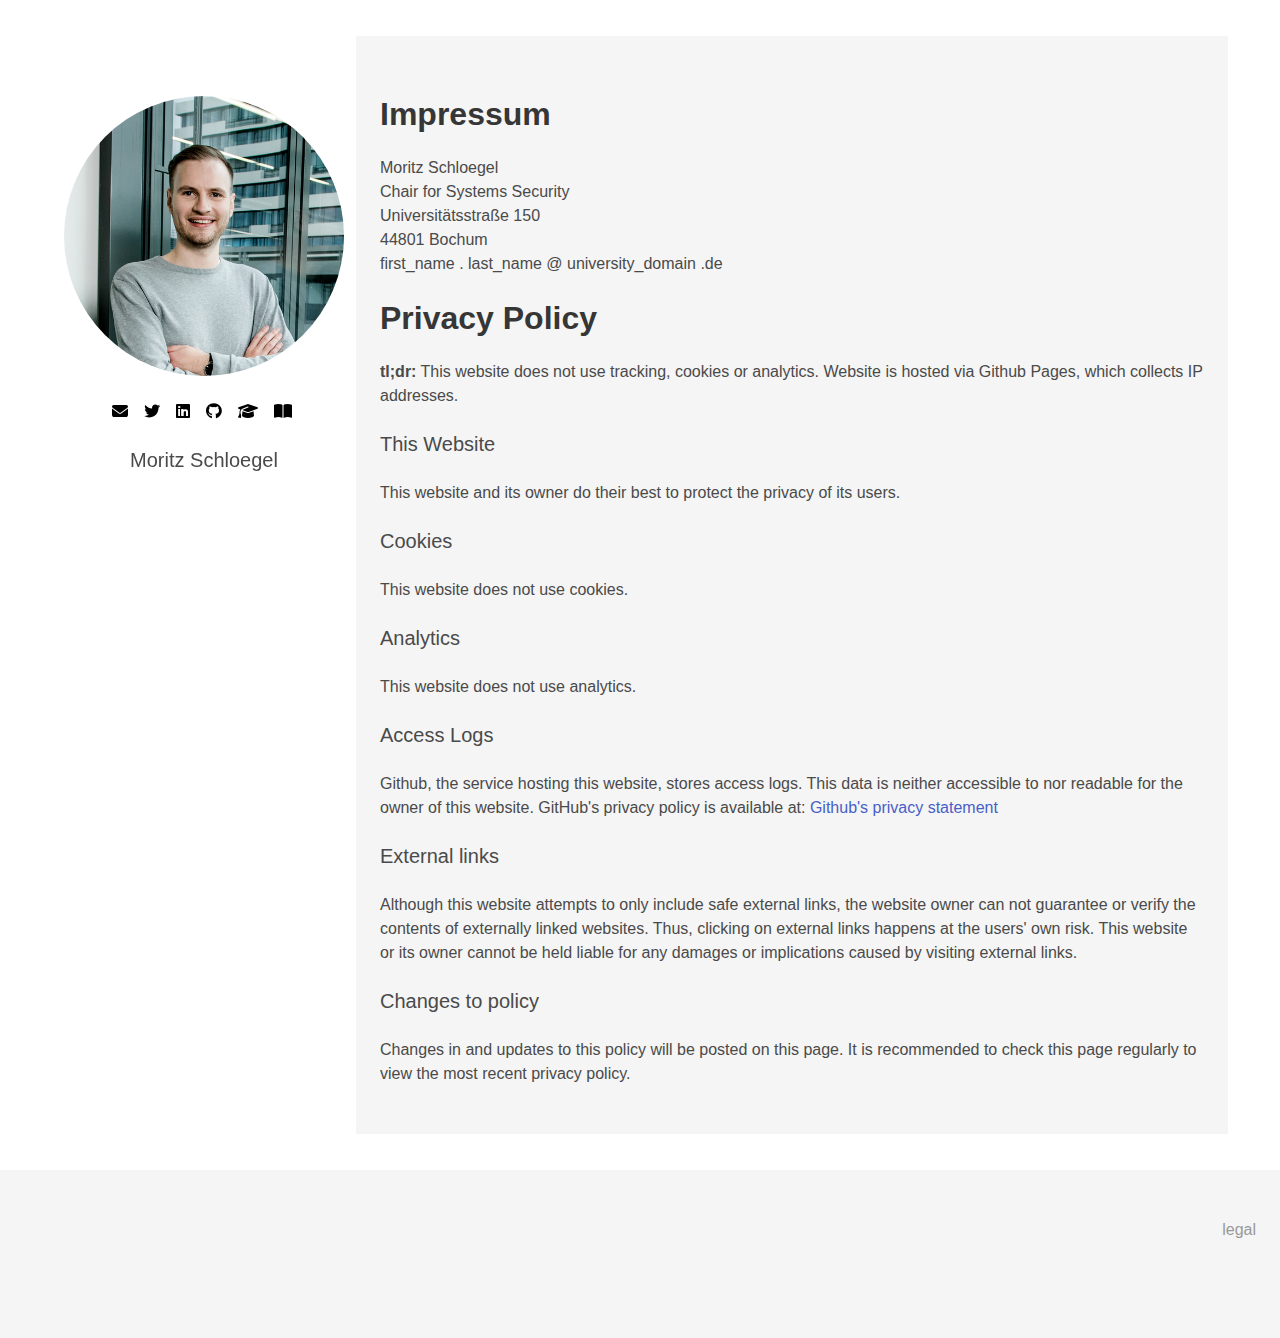
<file: legal.html>
<!DOCTYPE html>
<html>
    <head>
        <meta charset="utf-8">
        <meta name="viewport" content="width=device-width, initial-scale=1">
        <meta name="description" content="Personal website of Moritz Schlögel">
        <title>Moritz Schloegel</title>
        <link rel="icon" href="assets/favicon.ico" type="image/x-icon">
        <!-- Bulma -->
        <link rel="stylesheet" href="assets/css/bulma.css">
        <!--fontawesome-->
        <link rel="stylesheet" href="assets/css/solid.min.css">
        <link rel="stylesheet" href="assets/css/brands.min.css">
        <link rel="stylesheet" href="assets/css/fontawesome.min.css">
    </head>
    <body>
        <section class="section">
            <div class="container">
                <div class="columns">
                    <!-- sidebar -->
                    <div class="column is-narrow">
                        <div class="is-flex is-align-items-center is-flex-direction-column" style="position: -webkit-sticky; position: sticky; top: 0;">
                        <!-- image -->
                        <div class="block pt-6">
                            <figure class="image" style="width:280px">
                                <img class="is-rounded" src="assets/portrait.png">
                            </figure>
                        </div>
                        <!-- icons -->
                        <div class="block">
                            <nav class="level is-mobile">
                                <div class="level-item">
                                    <a style="color: black" href="mailto:moritz.schloegel@rub.de"><i class="fa fa-envelope mr-1"></i></a>
                                </div>
                                <div class="level-item">
                                    <a style="color: black" href="https://twitter.com/m_u00d8"></i> <i class="fa-brands fa-twitter mr-1"></i></a>
                                </div>
                                <div class="level-item">
                                    <a style="color: black" href="https://linkedin.com/in/moritz-schloegel"></i> <i class="fa-brands fa-linkedin mr-1"></i></a>
                                </div>
                                <div class="level-item">
                                    <a style="color: black" href="https://github.com/mu00d8"></i> <i class="fa-brands fa-github mr-1"></i></a>
                                </div>
                                <div class="level-item">
                                    <a style="color: black" href="https://scholar.google.com/citations?user=7mj_0q8AAAAJ"><i class="fa fa-graduation-cap mr-1"></i></a>
                                </div>
                                <div class="level-item">
                                    <a style="color: black" href="https://dblp.org/pid/207/4015.html"><i class="fa fa-book-open mr-1"></i></a>
                                </div>
                            </nav>
                        </div>
                        <p class="subtitle">Moritz Schloegel</p>
                        </div>
                    </div>

                     <!-- body -->
                     <div class="column pt-6 has-background-light">
                        <div class="is-flex is-justify-content-center">
                            <div class="column">
                                <div class="block ">
                                    <p class="title is-spaced">Impressum</p>
                                    Moritz Schloegel<br />
                                    Chair for Systems Security<br />
                                    Universitätsstraße 150<br />
                                    44801 Bochum<br />
                                    first_name . last_name @ university_domain .de
                                </div>
                                <div class="block ">
                                    <p class="title is-spaced">Privacy Policy</p>
                                    <b>tl;dr:</b> This website does not use tracking, cookies or analytics. Website is hosted via Github Pages, which collects IP addresses.<br />
                                    <br />

                                    <h2 class="subtitle">This Website</h2>
                                    <p>This website and its owner do their best to protect the privacy of its users.</p>
                                    <br />


                                    <p class="subtitle">Cookies</p>
                                    <p>This website does not use cookies.</p>
                                    <br />
                                    
                                    <p class="subtitle">Analytics</h3>
                                    <p>This website does not use analytics.</p>
                                    <br />

                                    <h2 class="subtitle">Access Logs</h2>
                                    <p>
                                        Github, the service hosting this website, stores access logs. This data is neither accessible to nor readable for the owner of this website. GitHub's privacy policy is available at: <a href="
                                        https://docs.github.com/en/site-policy/privacy-policies/github-privacy-statement">Github's privacy statement</a>
                                    </p>
                                    <br />


                                    <p class="subtitle">External links</p>
                                    <p>Although this website attempts to only include safe external links, the website owner can not guarantee or verify the contents of externally linked websites. Thus, clicking on external links happens at the users' own risk. This website or its owner cannot be held liable for any damages or implications caused by visiting external links.</p>
                                    <br />

                                    <p class="subtitle">Changes to policy</p>
                                    <p>Changes in and updates to this policy will be posted on this page. It is recommended to check this page regularly to view the most recent privacy policy.</p>
                                    <br />

                                </div>
                            </div>
                        </div>
                    </div>
                </div>
                </div>
            </div>
        </section>
        <footer class="footer has-background-light">
            <div class="content">
                <nav>
                    <div class="columns">
                        <div class="column"></div>
                        <div class="column is-narrow"><a href="./legal.html" style="color: #999999; ">legal</a></div>
                    </div>
                </nav>
            </div>
        </footer>
    </body>
</html>
</file>
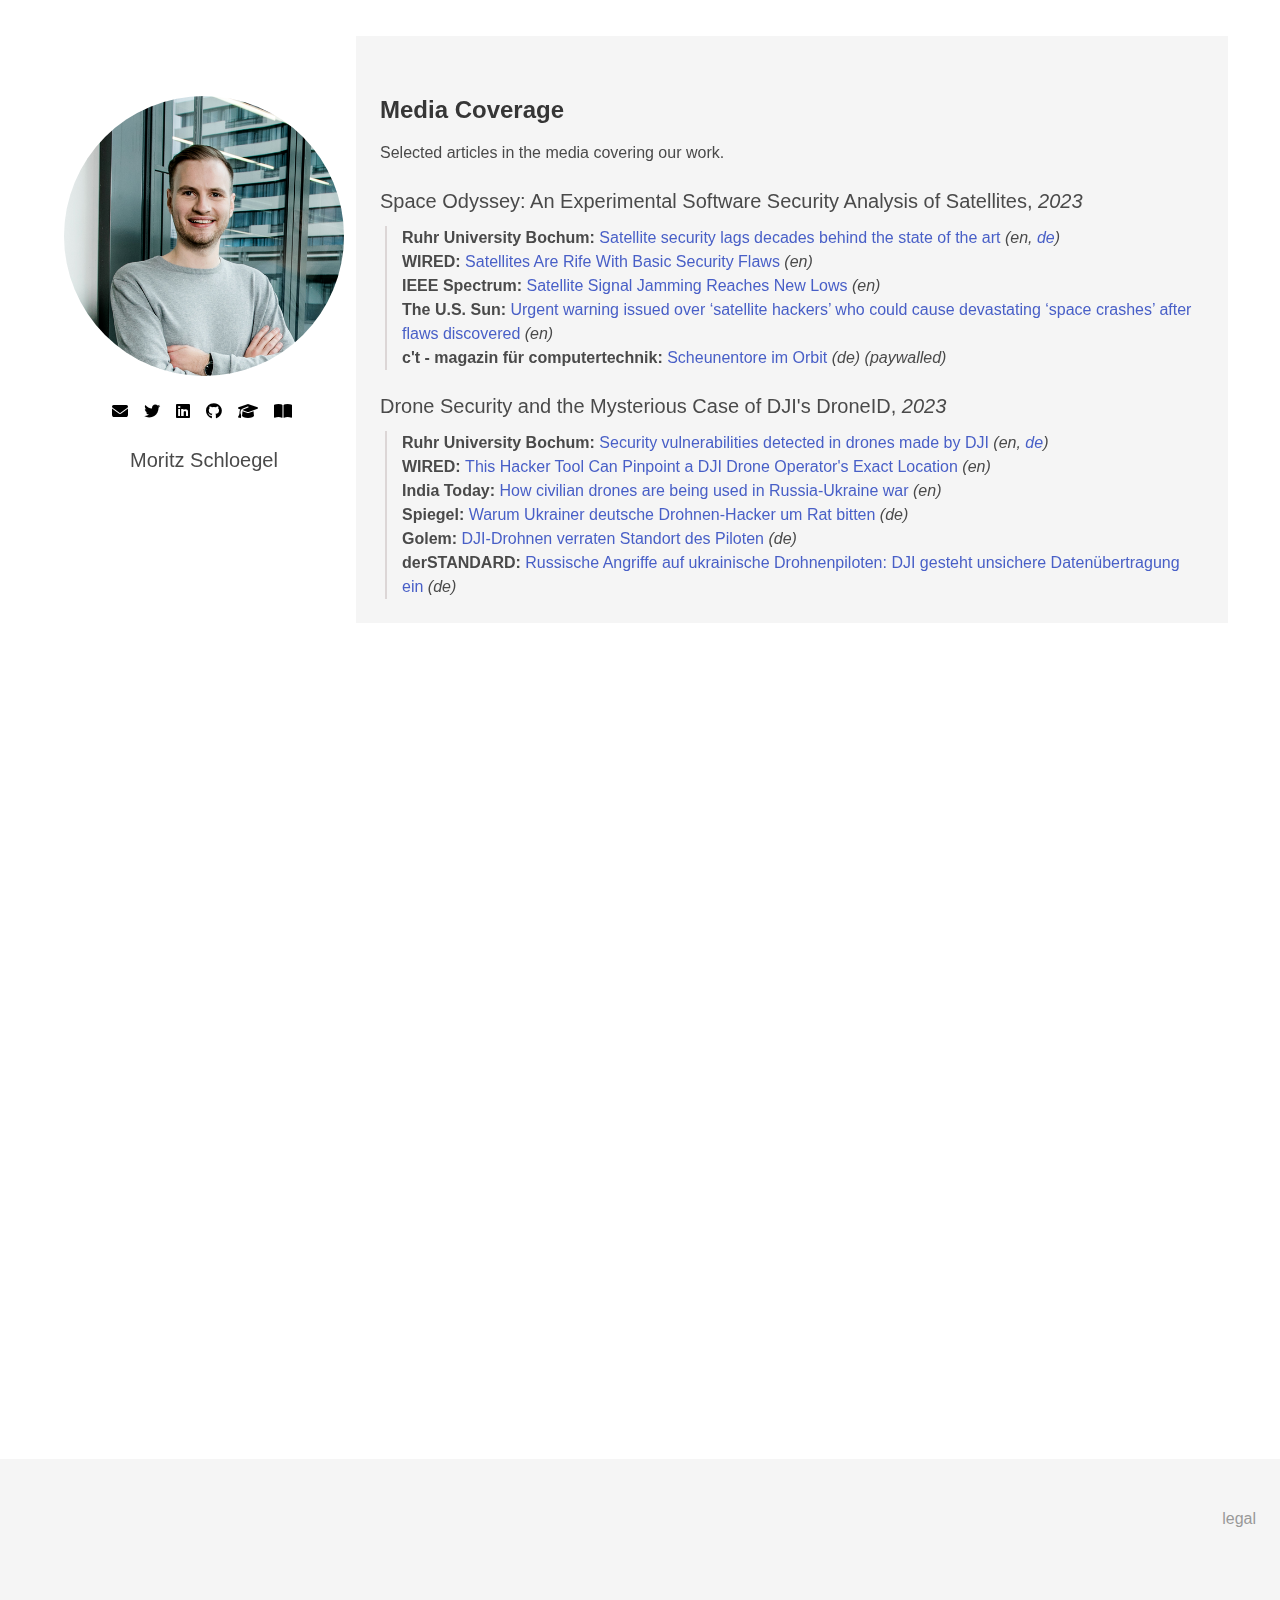
<file: media.html>
<!DOCTYPE html>
<html>
    <head>
        <meta charset="utf-8">
        <meta name="viewport" content="width=device-width, initial-scale=1">
        <meta name="description" content="Personal website of Moritz Schlögel">
        <title>Moritz Schloegel</title>
        <link rel="icon" href="assets/favicon.ico" type="image/x-icon">
        <!-- Bulma -->
        <link rel="stylesheet" href="assets/css/bulma.css">
        <!--fontawesome-->
        <link rel="stylesheet" href="assets/css/solid.min.css">
        <link rel="stylesheet" href="assets/css/brands.min.css">
        <link rel="stylesheet" href="assets/css/fontawesome.min.css">
        <link rel="stylesheet" href="assets/css/custom.css">
    </head>
    <body>
        <section class="section">
            <div class="container">
                <div class="columns">
                    <!-- sidebar -->
                    <div class="column is-narrow">
                        <div class="is-flex is-align-items-center is-flex-direction-column" style="position: -webkit-sticky; position: sticky; top: 0;">
                        <!-- image -->
                        <div class="block pt-6">
                            <figure class="image" style="width:280px">
                                <img class="is-rounded" src="assets/portrait.png">
                            </figure>
                        </div>
                        <!-- icons -->
                        <div class="block">
                            <nav class="level is-mobile">
                                <div class="level-item">
                                    <a style="color: black" href="mailto:moritz.schloegel@rub.de"><i class="fa fa-envelope mr-1"></i></a>
                                </div>
                                <div class="level-item">
                                    <a style="color: black" href="https://twitter.com/m_u00d8"></i> <i class="fa-brands fa-twitter mr-1"></i></a>
                                </div>
                                <div class="level-item">
                                    <a style="color: black" href="https://linkedin.com/in/moritz-schloegel"></i> <i class="fa-brands fa-linkedin mr-1"></i></a>
                                </div>
                                <div class="level-item">
                                    <a style="color: black" href="https://github.com/mu00d8"></i> <i class="fa-brands fa-github mr-1"></i></a>
                                </div>
                                <div class="level-item">
                                    <a style="color: black" href="https://scholar.google.com/citations?user=7mj_0q8AAAAJ"><i class="fa fa-graduation-cap mr-1"></i></a>
                                </div>
                                <div class="level-item">
                                    <a style="color: black" href="https://dblp.org/pid/207/4015.html"><i class="fa fa-book-open mr-1"></i></a>
                                </div>
                            </nav>
                        </div>
                        <p class="subtitle">Moritz Schloegel</p>
                        </div>
                    </div>

                     <!-- body -->
                     <div class="column pt-6 has-background-light">
                        <div class="is-flex is-justify-content-center">
                            <div class="column">
                                
                                <div class="container">
                                    <!-- Media coverage -->
                                    <a id="media" style="pointer-events: none; cursor: default;">
                                        <h1 class="title is-size-4" style="margin-bottom: -6px">Media Coverage</h1>
                                    </a>
                                    <br />
                                    <div>Selected articles in the media covering our work.</div>
                                    
                                    <block>
                                        
                                        
                                        
                                        
                                        
                                        
                                        
                                        
                                        
                                        
                                        
                                        
                                        
                                        
                                        
                                        
                                        
                                        
                                        <h1 class="subtitle pb-3 pt-5">Space Odyssey: An Experimental Software Security Analysis of Satellites, <i>2023</i></h1>
                                        
                                        
                                        
                                        
                                        
                                        
                                        
                                        
                                        
                                        
                                        
                                        
                                        
                                        
                                        
                                        
                                        
                                        
                                        
                                        
                                        
                                        
                                        
                                        
                                        
                                        
                                    </block>
                                    <div class="vertical_line">
                                        <div class="block">
                                            
                                                <b>Ruhr University Bochum: </b> <a href="https://news.rub.de/english/press-releases/2023-07-11-it-security-satellite-security-lags-decades-behind-state-art">Satellite security lags decades behind the state of the art</a> <i>(en, <a href="https://hgi.rub.de/news/newsarchiv/hgi/satelliten-sicherheit-hinkt-stand-der-technik-jahrzehnte-hinterher">de</a>)</i>
                                                
                                                <br />
                                            
                                                <b>WIRED: </b> <a href="https://www.wired.com/story/satellites-basic-security-flaws/">Satellites Are Rife With Basic Security Flaws</a> <i>(en)</i>
                                                
                                                <br />
                                            
                                                <b>IEEE Spectrum: </b> <a href="https://spectrum.ieee.org/satellite-jamming">Satellite Signal Jamming Reaches New Lows</a> <i>(en)</i>
                                                
                                                <br />
                                            
                                                <b>The U.S. Sun: </b> <a href="https://www.the-sun.com/tech/8646075/urgent-warning-issued-satellite-hackers-space-crashes/">Urgent warning issued over ‘satellite hackers’ who could cause devastating ‘space crashes’ after flaws discovered</a> <i>(en)</i>
                                                
                                                <br />
                                            
                                                <b>c't - magazin für computertechnik: </b> <a href="https://www.heise.de/select/ct/2023/19/2316008104996112774">Scheunentore im Orbit</a> <i>(de)</i>
                                                
                                                <i>(paywalled)</i>
                                                
                                                <br />
                                            
                                        </div>
                                    </div>
                                    
                                    <block>
                                        
                                        
                                        
                                        
                                        
                                        
                                        
                                        
                                        
                                        
                                        
                                        
                                        
                                        
                                        
                                        
                                        <h1 class="subtitle pb-3 pt-5">Drone Security and the Mysterious Case of DJI's DroneID, <i>2023</i></h1>
                                        
                                        
                                        
                                        
                                        
                                        
                                        
                                        
                                        
                                        
                                        
                                        
                                        
                                        
                                        
                                        
                                        
                                        
                                        
                                        
                                        
                                        
                                        
                                        
                                        
                                        
                                        
                                        
                                    </block>
                                    <div class="vertical_line">
                                        <div class="block">
                                            
                                                <b>Ruhr University Bochum: </b> <a href="https://news.rub.de/english/press-releases/2023-03-02-it-security-security-vulnerabilities-detected-drones-made-dji">Security vulnerabilities detected in drones made by DJI</a> <i>(en, <a href="https://news.rub.de/wissenschaft/2023-03-02-it-sicherheit-sicherheitsluecken-drohnen-des-herstellers-dji-entdeckt">de</a>)</i>
                                                
                                                <br />
                                            
                                                <b>WIRED: </b> <a href="https://www.wired.com/story/dji-droneid-operator-location-hacker-tool/">This Hacker Tool Can Pinpoint a DJI Drone Operator's Exact Location</a> <i>(en)</i>
                                                
                                                <br />
                                            
                                                <b>India Today: </b> <a href="https://www.indiatoday.in/world/russia-ukraine-war/story/explainer-civilian-drones-russia-ukraine-war-patrolling-molotov-cocktails-1943028-2022-04-28">How civilian drones are being used in Russia-Ukraine war</a> <i>(en)</i>
                                                
                                                <br />
                                            
                                                <b>Spiegel: </b> <a href="https://www.spiegel.de/netzwelt/gadgets/ukraine-krieg-warum-ukrainer-deutsche-drohnen-hacker-um-rat-bitten-a-978a0c06-30cf-49f1-8724-42bc2eaa79c2">Warum Ukrainer deutsche Drohnen-Hacker um Rat bitten</a> <i>(de)</i>
                                                
                                                <br />
                                            
                                                <b>Golem: </b> <a href="https://www.golem.de/news/sicherheitsluecke-dji-drohnen-verraten-standort-des-piloten-2303-172365.html">DJI-Drohnen verraten Standort des Piloten</a> <i>(de)</i>
                                                
                                                <br />
                                            
                                                <b>derSTANDARD: </b> <a href="https://www.derstandard.de/story/2000135301117/russische-angriffe-auf-ukrainische-drohnenpiloten-dji-gesteht-unsichere-datenuebertragung-ein">Russische Angriffe auf ukrainische Drohnenpiloten: DJI gesteht unsichere Datenübertragung ein</a> <i>(de)</i>
                                                
                                                <br />
                                            
                                        </div>
                                    </div>
                                    
                                </div>

                            </div>
                        </div>
                    </div>
                </div>
                </div>
            </div>
        </section>
        <div style="min-height:800px;">

        </div>
        <footer class="footer has-background-light">
            <div class="content">
                <nav>
                    <div class="columns">
                        <div class="column"></div>
                        <div class="column is-narrow"><a href="./legal.html" style="color: #999999; ">legal</a></div>
                    </div>
                </nav>
            </div>
        </footer>
    </body>
</html>
</file>
<file: assets/css/custom.css>
.vertical_line {
    border-left: 2px solid #dcd6d6;
    margin-left: 5px;
    padding-left: 15px;
}
</file>
<file: assets/css/solid.min.css>
/*!
 * Font Awesome Free 6.2.0 by @fontawesome - https://fontawesome.com
 * License - https://fontawesome.com/license/free (Icons: CC BY 4.0, Fonts: SIL OFL 1.1, Code: MIT License)
 * Copyright 2022 Fonticons, Inc.
 */
:host,:root{--fa-style-family-classic:"Font Awesome 6 Free";--fa-font-solid:normal 900 1em/1 "Font Awesome 6 Free"}@font-face{font-family:"Font Awesome 6 Free";font-style:normal;font-weight:900;font-display:block;src:url(../webfonts/fa-solid-900.woff2) format("woff2"),url(../webfonts/fa-solid-900.ttf) format("truetype")}.fa-solid,.fas{font-weight:900}
</file>
<file: assets/css/brands.min.css>
/*!
 * Font Awesome Free 6.2.0 by @fontawesome - https://fontawesome.com
 * License - https://fontawesome.com/license/free (Icons: CC BY 4.0, Fonts: SIL OFL 1.1, Code: MIT License)
 * Copyright 2022 Fonticons, Inc.
 */
:host,:root{--fa-style-family-brands:"Font Awesome 6 Brands";--fa-font-brands:normal 400 1em/1 "Font Awesome 6 Brands"}@font-face{font-family:"Font Awesome 6 Brands";font-style:normal;font-weight:400;font-display:block;src:url(../webfonts/fa-brands-400.woff2) format("woff2"),url(../webfonts/fa-brands-400.ttf) format("truetype")}.fa-brands,.fab{font-weight:400}.fa-monero:before{content:"\f3d0"}.fa-hooli:before{content:"\f427"}.fa-yelp:before{content:"\f1e9"}.fa-cc-visa:before{content:"\f1f0"}.fa-lastfm:before{content:"\f202"}.fa-shopware:before{content:"\f5b5"}.fa-creative-commons-nc:before{content:"\f4e8"}.fa-aws:before{content:"\f375"}.fa-redhat:before{content:"\f7bc"}.fa-yoast:before{content:"\f2b1"}.fa-cloudflare:before{content:"\e07d"}.fa-ups:before{content:"\f7e0"}.fa-wpexplorer:before{content:"\f2de"}.fa-dyalog:before{content:"\f399"}.fa-bity:before{content:"\f37a"}.fa-stackpath:before{content:"\f842"}.fa-buysellads:before{content:"\f20d"}.fa-first-order:before{content:"\f2b0"}.fa-modx:before{content:"\f285"}.fa-guilded:before{content:"\e07e"}.fa-vnv:before{content:"\f40b"}.fa-js-square:before,.fa-square-js:before{content:"\f3b9"}.fa-microsoft:before{content:"\f3ca"}.fa-qq:before{content:"\f1d6"}.fa-orcid:before{content:"\f8d2"}.fa-java:before{content:"\f4e4"}.fa-invision:before{content:"\f7b0"}.fa-creative-commons-pd-alt:before{content:"\f4ed"}.fa-centercode:before{content:"\f380"}.fa-glide-g:before{content:"\f2a6"}.fa-drupal:before{content:"\f1a9"}.fa-hire-a-helper:before{content:"\f3b0"}.fa-creative-commons-by:before{content:"\f4e7"}.fa-unity:before{content:"\e049"}.fa-whmcs:before{content:"\f40d"}.fa-rocketchat:before{content:"\f3e8"}.fa-vk:before{content:"\f189"}.fa-untappd:before{content:"\f405"}.fa-mailchimp:before{content:"\f59e"}.fa-css3-alt:before{content:"\f38b"}.fa-reddit-square:before,.fa-square-reddit:before{content:"\f1a2"}.fa-vimeo-v:before{content:"\f27d"}.fa-contao:before{content:"\f26d"}.fa-square-font-awesome:before{content:"\e5ad"}.fa-deskpro:before{content:"\f38f"}.fa-sistrix:before{content:"\f3ee"}.fa-instagram-square:before,.fa-square-instagram:before{content:"\e055"}.fa-battle-net:before{content:"\f835"}.fa-the-red-yeti:before{content:"\f69d"}.fa-hacker-news-square:before,.fa-square-hacker-news:before{content:"\f3af"}.fa-edge:before{content:"\f282"}.fa-napster:before{content:"\f3d2"}.fa-snapchat-square:before,.fa-square-snapchat:before{content:"\f2ad"}.fa-google-plus-g:before{content:"\f0d5"}.fa-artstation:before{content:"\f77a"}.fa-markdown:before{content:"\f60f"}.fa-sourcetree:before{content:"\f7d3"}.fa-google-plus:before{content:"\f2b3"}.fa-diaspora:before{content:"\f791"}.fa-foursquare:before{content:"\f180"}.fa-stack-overflow:before{content:"\f16c"}.fa-github-alt:before{content:"\f113"}.fa-phoenix-squadron:before{content:"\f511"}.fa-pagelines:before{content:"\f18c"}.fa-algolia:before{content:"\f36c"}.fa-red-river:before{content:"\f3e3"}.fa-creative-commons-sa:before{content:"\f4ef"}.fa-safari:before{content:"\f267"}.fa-google:before{content:"\f1a0"}.fa-font-awesome-alt:before,.fa-square-font-awesome-stroke:before{content:"\f35c"}.fa-atlassian:before{content:"\f77b"}.fa-linkedin-in:before{content:"\f0e1"}.fa-digital-ocean:before{content:"\f391"}.fa-nimblr:before{content:"\f5a8"}.fa-chromecast:before{content:"\f838"}.fa-evernote:before{content:"\f839"}.fa-hacker-news:before{content:"\f1d4"}.fa-creative-commons-sampling:before{content:"\f4f0"}.fa-adversal:before{content:"\f36a"}.fa-creative-commons:before{content:"\f25e"}.fa-watchman-monitoring:before{content:"\e087"}.fa-fonticons:before{content:"\f280"}.fa-weixin:before{content:"\f1d7"}.fa-shirtsinbulk:before{content:"\f214"}.fa-codepen:before{content:"\f1cb"}.fa-git-alt:before{content:"\f841"}.fa-lyft:before{content:"\f3c3"}.fa-rev:before{content:"\f5b2"}.fa-windows:before{content:"\f17a"}.fa-wizards-of-the-coast:before{content:"\f730"}.fa-square-viadeo:before,.fa-viadeo-square:before{content:"\f2aa"}.fa-meetup:before{content:"\f2e0"}.fa-centos:before{content:"\f789"}.fa-adn:before{content:"\f170"}.fa-cloudsmith:before{content:"\f384"}.fa-pied-piper-alt:before{content:"\f1a8"}.fa-dribbble-square:before,.fa-square-dribbble:before{content:"\f397"}.fa-codiepie:before{content:"\f284"}.fa-node:before{content:"\f419"}.fa-mix:before{content:"\f3cb"}.fa-steam:before{content:"\f1b6"}.fa-cc-apple-pay:before{content:"\f416"}.fa-scribd:before{content:"\f28a"}.fa-openid:before{content:"\f19b"}.fa-instalod:before{content:"\e081"}.fa-expeditedssl:before{content:"\f23e"}.fa-sellcast:before{content:"\f2da"}.fa-square-twitter:before,.fa-twitter-square:before{content:"\f081"}.fa-r-project:before{content:"\f4f7"}.fa-delicious:before{content:"\f1a5"}.fa-freebsd:before{content:"\f3a4"}.fa-vuejs:before{content:"\f41f"}.fa-accusoft:before{content:"\f369"}.fa-ioxhost:before{content:"\f208"}.fa-fonticons-fi:before{content:"\f3a2"}.fa-app-store:before{content:"\f36f"}.fa-cc-mastercard:before{content:"\f1f1"}.fa-itunes-note:before{content:"\f3b5"}.fa-golang:before{content:"\e40f"}.fa-kickstarter:before{content:"\f3bb"}.fa-grav:before{content:"\f2d6"}.fa-weibo:before{content:"\f18a"}.fa-uncharted:before{content:"\e084"}.fa-firstdraft:before{content:"\f3a1"}.fa-square-youtube:before,.fa-youtube-square:before{content:"\f431"}.fa-wikipedia-w:before{content:"\f266"}.fa-rendact:before,.fa-wpressr:before{content:"\f3e4"}.fa-angellist:before{content:"\f209"}.fa-galactic-republic:before{content:"\f50c"}.fa-nfc-directional:before{content:"\e530"}.fa-skype:before{content:"\f17e"}.fa-joget:before{content:"\f3b7"}.fa-fedora:before{content:"\f798"}.fa-stripe-s:before{content:"\f42a"}.fa-meta:before{content:"\e49b"}.fa-laravel:before{content:"\f3bd"}.fa-hotjar:before{content:"\f3b1"}.fa-bluetooth-b:before{content:"\f294"}.fa-sticker-mule:before{content:"\f3f7"}.fa-creative-commons-zero:before{content:"\f4f3"}.fa-hips:before{content:"\f452"}.fa-behance:before{content:"\f1b4"}.fa-reddit:before{content:"\f1a1"}.fa-discord:before{content:"\f392"}.fa-chrome:before{content:"\f268"}.fa-app-store-ios:before{content:"\f370"}.fa-cc-discover:before{content:"\f1f2"}.fa-wpbeginner:before{content:"\f297"}.fa-confluence:before{content:"\f78d"}.fa-mdb:before{content:"\f8ca"}.fa-dochub:before{content:"\f394"}.fa-accessible-icon:before{content:"\f368"}.fa-ebay:before{content:"\f4f4"}.fa-amazon:before{content:"\f270"}.fa-unsplash:before{content:"\e07c"}.fa-yarn:before{content:"\f7e3"}.fa-square-steam:before,.fa-steam-square:before{content:"\f1b7"}.fa-500px:before{content:"\f26e"}.fa-square-vimeo:before,.fa-vimeo-square:before{content:"\f194"}.fa-asymmetrik:before{content:"\f372"}.fa-font-awesome-flag:before,.fa-font-awesome-logo-full:before,.fa-font-awesome:before{content:"\f2b4"}.fa-gratipay:before{content:"\f184"}.fa-apple:before{content:"\f179"}.fa-hive:before{content:"\e07f"}.fa-gitkraken:before{content:"\f3a6"}.fa-keybase:before{content:"\f4f5"}.fa-apple-pay:before{content:"\f415"}.fa-padlet:before{content:"\e4a0"}.fa-amazon-pay:before{content:"\f42c"}.fa-github-square:before,.fa-square-github:before{content:"\f092"}.fa-stumbleupon:before{content:"\f1a4"}.fa-fedex:before{content:"\f797"}.fa-phoenix-framework:before{content:"\f3dc"}.fa-shopify:before{content:"\e057"}.fa-neos:before{content:"\f612"}.fa-hackerrank:before{content:"\f5f7"}.fa-researchgate:before{content:"\f4f8"}.fa-swift:before{content:"\f8e1"}.fa-angular:before{content:"\f420"}.fa-speakap:before{content:"\f3f3"}.fa-angrycreative:before{content:"\f36e"}.fa-y-combinator:before{content:"\f23b"}.fa-empire:before{content:"\f1d1"}.fa-envira:before{content:"\f299"}.fa-gitlab-square:before,.fa-square-gitlab:before{content:"\e5ae"}.fa-studiovinari:before{content:"\f3f8"}.fa-pied-piper:before{content:"\f2ae"}.fa-wordpress:before{content:"\f19a"}.fa-product-hunt:before{content:"\f288"}.fa-firefox:before{content:"\f269"}.fa-linode:before{content:"\f2b8"}.fa-goodreads:before{content:"\f3a8"}.fa-odnoklassniki-square:before,.fa-square-odnoklassniki:before{content:"\f264"}.fa-jsfiddle:before{content:"\f1cc"}.fa-sith:before{content:"\f512"}.fa-themeisle:before{content:"\f2b2"}.fa-page4:before{content:"\f3d7"}.fa-hashnode:before{content:"\e499"}.fa-react:before{content:"\f41b"}.fa-cc-paypal:before{content:"\f1f4"}.fa-squarespace:before{content:"\f5be"}.fa-cc-stripe:before{content:"\f1f5"}.fa-creative-commons-share:before{content:"\f4f2"}.fa-bitcoin:before{content:"\f379"}.fa-keycdn:before{content:"\f3ba"}.fa-opera:before{content:"\f26a"}.fa-itch-io:before{content:"\f83a"}.fa-umbraco:before{content:"\f8e8"}.fa-galactic-senate:before{content:"\f50d"}.fa-ubuntu:before{content:"\f7df"}.fa-draft2digital:before{content:"\f396"}.fa-stripe:before{content:"\f429"}.fa-houzz:before{content:"\f27c"}.fa-gg:before{content:"\f260"}.fa-dhl:before{content:"\f790"}.fa-pinterest-square:before,.fa-square-pinterest:before{content:"\f0d3"}.fa-xing:before{content:"\f168"}.fa-blackberry:before{content:"\f37b"}.fa-creative-commons-pd:before{content:"\f4ec"}.fa-playstation:before{content:"\f3df"}.fa-quinscape:before{content:"\f459"}.fa-less:before{content:"\f41d"}.fa-blogger-b:before{content:"\f37d"}.fa-opencart:before{content:"\f23d"}.fa-vine:before{content:"\f1ca"}.fa-paypal:before{content:"\f1ed"}.fa-gitlab:before{content:"\f296"}.fa-typo3:before{content:"\f42b"}.fa-reddit-alien:before{content:"\f281"}.fa-yahoo:before{content:"\f19e"}.fa-dailymotion:before{content:"\e052"}.fa-affiliatetheme:before{content:"\f36b"}.fa-pied-piper-pp:before{content:"\f1a7"}.fa-bootstrap:before{content:"\f836"}.fa-odnoklassniki:before{content:"\f263"}.fa-nfc-symbol:before{content:"\e531"}.fa-ethereum:before{content:"\f42e"}.fa-speaker-deck:before{content:"\f83c"}.fa-creative-commons-nc-eu:before{content:"\f4e9"}.fa-patreon:before{content:"\f3d9"}.fa-avianex:before{content:"\f374"}.fa-ello:before{content:"\f5f1"}.fa-gofore:before{content:"\f3a7"}.fa-bimobject:before{content:"\f378"}.fa-facebook-f:before{content:"\f39e"}.fa-google-plus-square:before,.fa-square-google-plus:before{content:"\f0d4"}.fa-mandalorian:before{content:"\f50f"}.fa-first-order-alt:before{content:"\f50a"}.fa-osi:before{content:"\f41a"}.fa-google-wallet:before{content:"\f1ee"}.fa-d-and-d-beyond:before{content:"\f6ca"}.fa-periscope:before{content:"\f3da"}.fa-fulcrum:before{content:"\f50b"}.fa-cloudscale:before{content:"\f383"}.fa-forumbee:before{content:"\f211"}.fa-mizuni:before{content:"\f3cc"}.fa-schlix:before{content:"\f3ea"}.fa-square-xing:before,.fa-xing-square:before{content:"\f169"}.fa-bandcamp:before{content:"\f2d5"}.fa-wpforms:before{content:"\f298"}.fa-cloudversify:before{content:"\f385"}.fa-usps:before{content:"\f7e1"}.fa-megaport:before{content:"\f5a3"}.fa-magento:before{content:"\f3c4"}.fa-spotify:before{content:"\f1bc"}.fa-optin-monster:before{content:"\f23c"}.fa-fly:before{content:"\f417"}.fa-aviato:before{content:"\f421"}.fa-itunes:before{content:"\f3b4"}.fa-cuttlefish:before{content:"\f38c"}.fa-blogger:before{content:"\f37c"}.fa-flickr:before{content:"\f16e"}.fa-viber:before{content:"\f409"}.fa-soundcloud:before{content:"\f1be"}.fa-digg:before{content:"\f1a6"}.fa-tencent-weibo:before{content:"\f1d5"}.fa-symfony:before{content:"\f83d"}.fa-maxcdn:before{content:"\f136"}.fa-etsy:before{content:"\f2d7"}.fa-facebook-messenger:before{content:"\f39f"}.fa-audible:before{content:"\f373"}.fa-think-peaks:before{content:"\f731"}.fa-bilibili:before{content:"\e3d9"}.fa-erlang:before{content:"\f39d"}.fa-cotton-bureau:before{content:"\f89e"}.fa-dashcube:before{content:"\f210"}.fa-42-group:before,.fa-innosoft:before{content:"\e080"}.fa-stack-exchange:before{content:"\f18d"}.fa-elementor:before{content:"\f430"}.fa-pied-piper-square:before,.fa-square-pied-piper:before{content:"\e01e"}.fa-creative-commons-nd:before{content:"\f4eb"}.fa-palfed:before{content:"\f3d8"}.fa-superpowers:before{content:"\f2dd"}.fa-resolving:before{content:"\f3e7"}.fa-xbox:before{content:"\f412"}.fa-searchengin:before{content:"\f3eb"}.fa-tiktok:before{content:"\e07b"}.fa-facebook-square:before,.fa-square-facebook:before{content:"\f082"}.fa-renren:before{content:"\f18b"}.fa-linux:before{content:"\f17c"}.fa-glide:before{content:"\f2a5"}.fa-linkedin:before{content:"\f08c"}.fa-hubspot:before{content:"\f3b2"}.fa-deploydog:before{content:"\f38e"}.fa-twitch:before{content:"\f1e8"}.fa-ravelry:before{content:"\f2d9"}.fa-mixer:before{content:"\e056"}.fa-lastfm-square:before,.fa-square-lastfm:before{content:"\f203"}.fa-vimeo:before{content:"\f40a"}.fa-mendeley:before{content:"\f7b3"}.fa-uniregistry:before{content:"\f404"}.fa-figma:before{content:"\f799"}.fa-creative-commons-remix:before{content:"\f4ee"}.fa-cc-amazon-pay:before{content:"\f42d"}.fa-dropbox:before{content:"\f16b"}.fa-instagram:before{content:"\f16d"}.fa-cmplid:before{content:"\e360"}.fa-facebook:before{content:"\f09a"}.fa-gripfire:before{content:"\f3ac"}.fa-jedi-order:before{content:"\f50e"}.fa-uikit:before{content:"\f403"}.fa-fort-awesome-alt:before{content:"\f3a3"}.fa-phabricator:before{content:"\f3db"}.fa-ussunnah:before{content:"\f407"}.fa-earlybirds:before{content:"\f39a"}.fa-trade-federation:before{content:"\f513"}.fa-autoprefixer:before{content:"\f41c"}.fa-whatsapp:before{content:"\f232"}.fa-slideshare:before{content:"\f1e7"}.fa-google-play:before{content:"\f3ab"}.fa-viadeo:before{content:"\f2a9"}.fa-line:before{content:"\f3c0"}.fa-google-drive:before{content:"\f3aa"}.fa-servicestack:before{content:"\f3ec"}.fa-simplybuilt:before{content:"\f215"}.fa-bitbucket:before{content:"\f171"}.fa-imdb:before{content:"\f2d8"}.fa-deezer:before{content:"\e077"}.fa-raspberry-pi:before{content:"\f7bb"}.fa-jira:before{content:"\f7b1"}.fa-docker:before{content:"\f395"}.fa-screenpal:before{content:"\e570"}.fa-bluetooth:before{content:"\f293"}.fa-gitter:before{content:"\f426"}.fa-d-and-d:before{content:"\f38d"}.fa-microblog:before{content:"\e01a"}.fa-cc-diners-club:before{content:"\f24c"}.fa-gg-circle:before{content:"\f261"}.fa-pied-piper-hat:before{content:"\f4e5"}.fa-kickstarter-k:before{content:"\f3bc"}.fa-yandex:before{content:"\f413"}.fa-readme:before{content:"\f4d5"}.fa-html5:before{content:"\f13b"}.fa-sellsy:before{content:"\f213"}.fa-sass:before{content:"\f41e"}.fa-wirsindhandwerk:before,.fa-wsh:before{content:"\e2d0"}.fa-buromobelexperte:before{content:"\f37f"}.fa-salesforce:before{content:"\f83b"}.fa-octopus-deploy:before{content:"\e082"}.fa-medapps:before{content:"\f3c6"}.fa-ns8:before{content:"\f3d5"}.fa-pinterest-p:before{content:"\f231"}.fa-apper:before{content:"\f371"}.fa-fort-awesome:before{content:"\f286"}.fa-waze:before{content:"\f83f"}.fa-cc-jcb:before{content:"\f24b"}.fa-snapchat-ghost:before,.fa-snapchat:before{content:"\f2ab"}.fa-fantasy-flight-games:before{content:"\f6dc"}.fa-rust:before{content:"\e07a"}.fa-wix:before{content:"\f5cf"}.fa-behance-square:before,.fa-square-behance:before{content:"\f1b5"}.fa-supple:before{content:"\f3f9"}.fa-rebel:before{content:"\f1d0"}.fa-css3:before{content:"\f13c"}.fa-staylinked:before{content:"\f3f5"}.fa-kaggle:before{content:"\f5fa"}.fa-space-awesome:before{content:"\e5ac"}.fa-deviantart:before{content:"\f1bd"}.fa-cpanel:before{content:"\f388"}.fa-goodreads-g:before{content:"\f3a9"}.fa-git-square:before,.fa-square-git:before{content:"\f1d2"}.fa-square-tumblr:before,.fa-tumblr-square:before{content:"\f174"}.fa-trello:before{content:"\f181"}.fa-creative-commons-nc-jp:before{content:"\f4ea"}.fa-get-pocket:before{content:"\f265"}.fa-perbyte:before{content:"\e083"}.fa-grunt:before{content:"\f3ad"}.fa-weebly:before{content:"\f5cc"}.fa-connectdevelop:before{content:"\f20e"}.fa-leanpub:before{content:"\f212"}.fa-black-tie:before{content:"\f27e"}.fa-themeco:before{content:"\f5c6"}.fa-python:before{content:"\f3e2"}.fa-android:before{content:"\f17b"}.fa-bots:before{content:"\e340"}.fa-free-code-camp:before{content:"\f2c5"}.fa-hornbill:before{content:"\f592"}.fa-js:before{content:"\f3b8"}.fa-ideal:before{content:"\e013"}.fa-git:before{content:"\f1d3"}.fa-dev:before{content:"\f6cc"}.fa-sketch:before{content:"\f7c6"}.fa-yandex-international:before{content:"\f414"}.fa-cc-amex:before{content:"\f1f3"}.fa-uber:before{content:"\f402"}.fa-github:before{content:"\f09b"}.fa-php:before{content:"\f457"}.fa-alipay:before{content:"\f642"}.fa-youtube:before{content:"\f167"}.fa-skyatlas:before{content:"\f216"}.fa-firefox-browser:before{content:"\e007"}.fa-replyd:before{content:"\f3e6"}.fa-suse:before{content:"\f7d6"}.fa-jenkins:before{content:"\f3b6"}.fa-twitter:before{content:"\f099"}.fa-rockrms:before{content:"\f3e9"}.fa-pinterest:before{content:"\f0d2"}.fa-buffer:before{content:"\f837"}.fa-npm:before{content:"\f3d4"}.fa-yammer:before{content:"\f840"}.fa-btc:before{content:"\f15a"}.fa-dribbble:before{content:"\f17d"}.fa-stumbleupon-circle:before{content:"\f1a3"}.fa-internet-explorer:before{content:"\f26b"}.fa-telegram-plane:before,.fa-telegram:before{content:"\f2c6"}.fa-old-republic:before{content:"\f510"}.fa-square-whatsapp:before,.fa-whatsapp-square:before{content:"\f40c"}.fa-node-js:before{content:"\f3d3"}.fa-edge-legacy:before{content:"\e078"}.fa-slack-hash:before,.fa-slack:before{content:"\f198"}.fa-medrt:before{content:"\f3c8"}.fa-usb:before{content:"\f287"}.fa-tumblr:before{content:"\f173"}.fa-vaadin:before{content:"\f408"}.fa-quora:before{content:"\f2c4"}.fa-reacteurope:before{content:"\f75d"}.fa-medium-m:before,.fa-medium:before{content:"\f23a"}.fa-amilia:before{content:"\f36d"}.fa-mixcloud:before{content:"\f289"}.fa-flipboard:before{content:"\f44d"}.fa-viacoin:before{content:"\f237"}.fa-critical-role:before{content:"\f6c9"}.fa-sitrox:before{content:"\e44a"}.fa-discourse:before{content:"\f393"}.fa-joomla:before{content:"\f1aa"}.fa-mastodon:before{content:"\f4f6"}.fa-airbnb:before{content:"\f834"}.fa-wolf-pack-battalion:before{content:"\f514"}.fa-buy-n-large:before{content:"\f8a6"}.fa-gulp:before{content:"\f3ae"}.fa-creative-commons-sampling-plus:before{content:"\f4f1"}.fa-strava:before{content:"\f428"}.fa-ember:before{content:"\f423"}.fa-canadian-maple-leaf:before{content:"\f785"}.fa-teamspeak:before{content:"\f4f9"}.fa-pushed:before{content:"\f3e1"}.fa-wordpress-simple:before{content:"\f411"}.fa-nutritionix:before{content:"\f3d6"}.fa-wodu:before{content:"\e088"}.fa-google-pay:before{content:"\e079"}.fa-intercom:before{content:"\f7af"}.fa-zhihu:before{content:"\f63f"}.fa-korvue:before{content:"\f42f"}.fa-pix:before{content:"\e43a"}.fa-steam-symbol:before{content:"\f3f6"}
</file>
